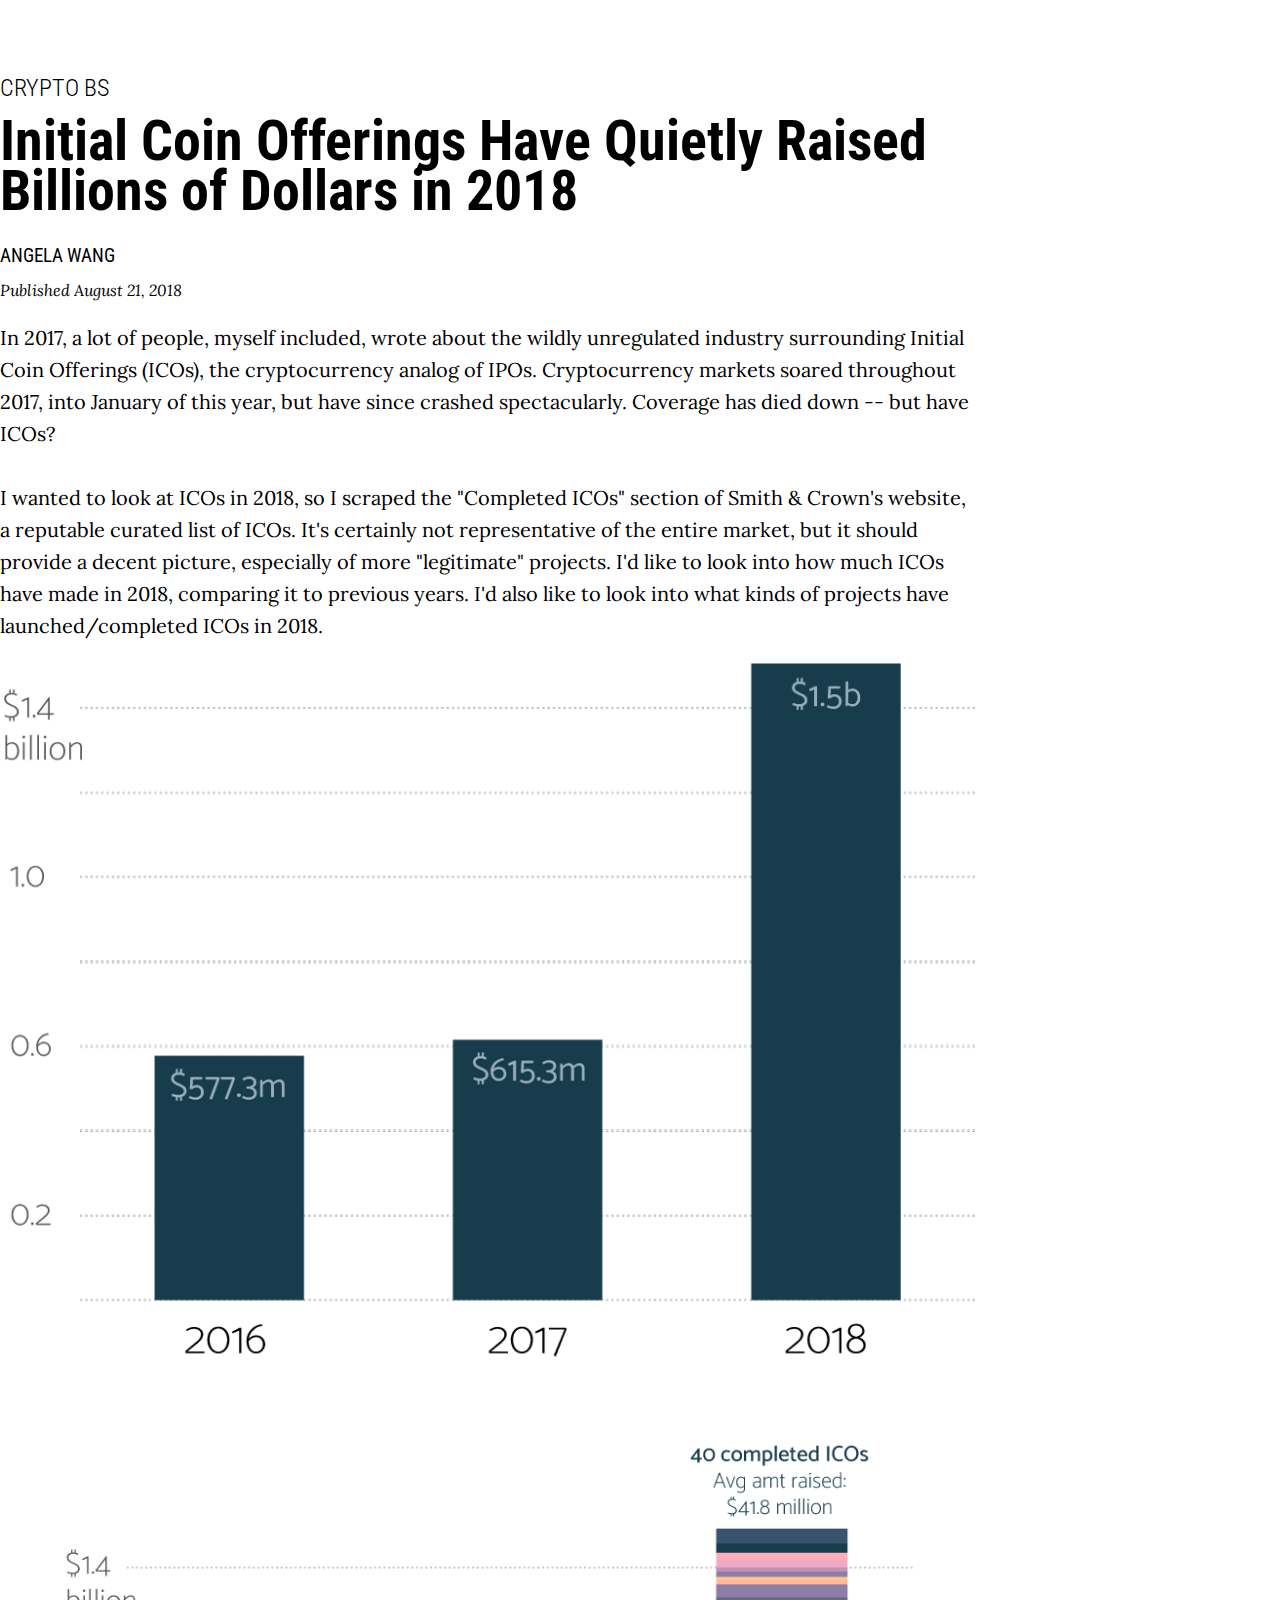
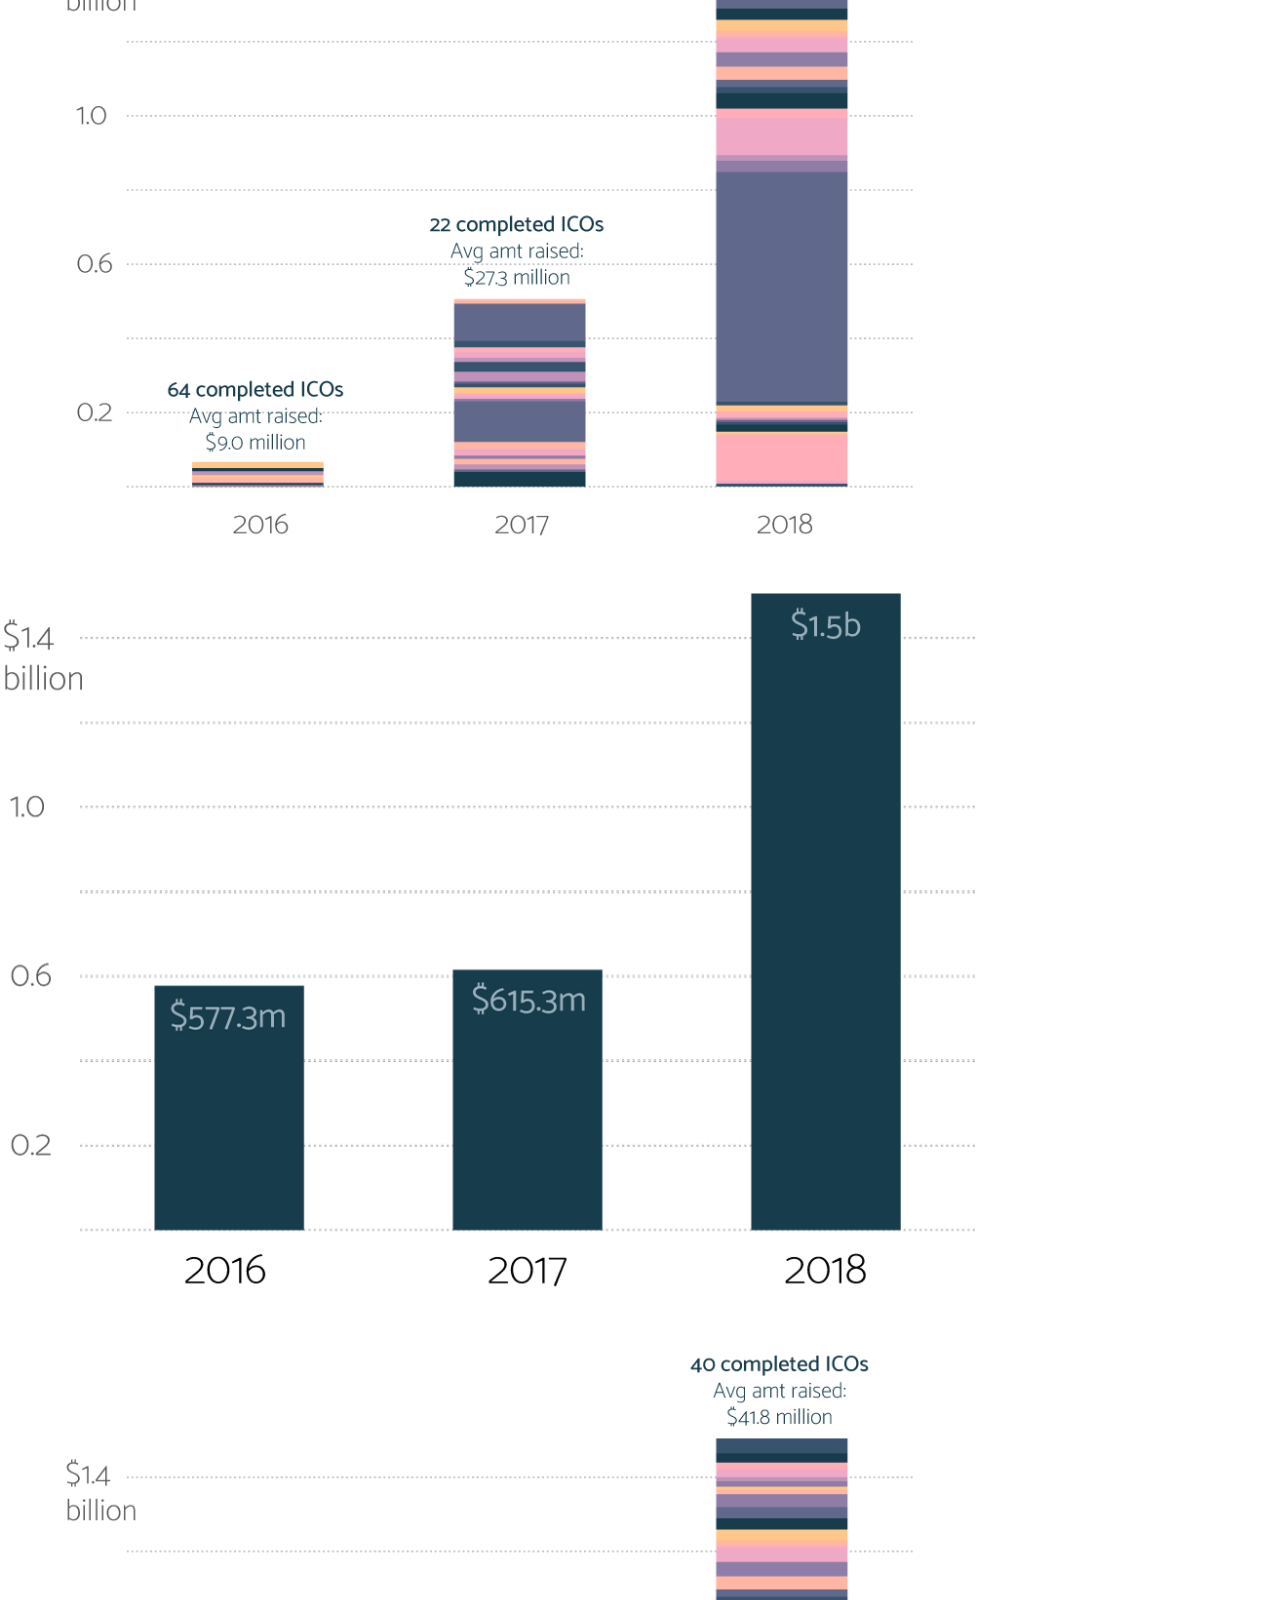
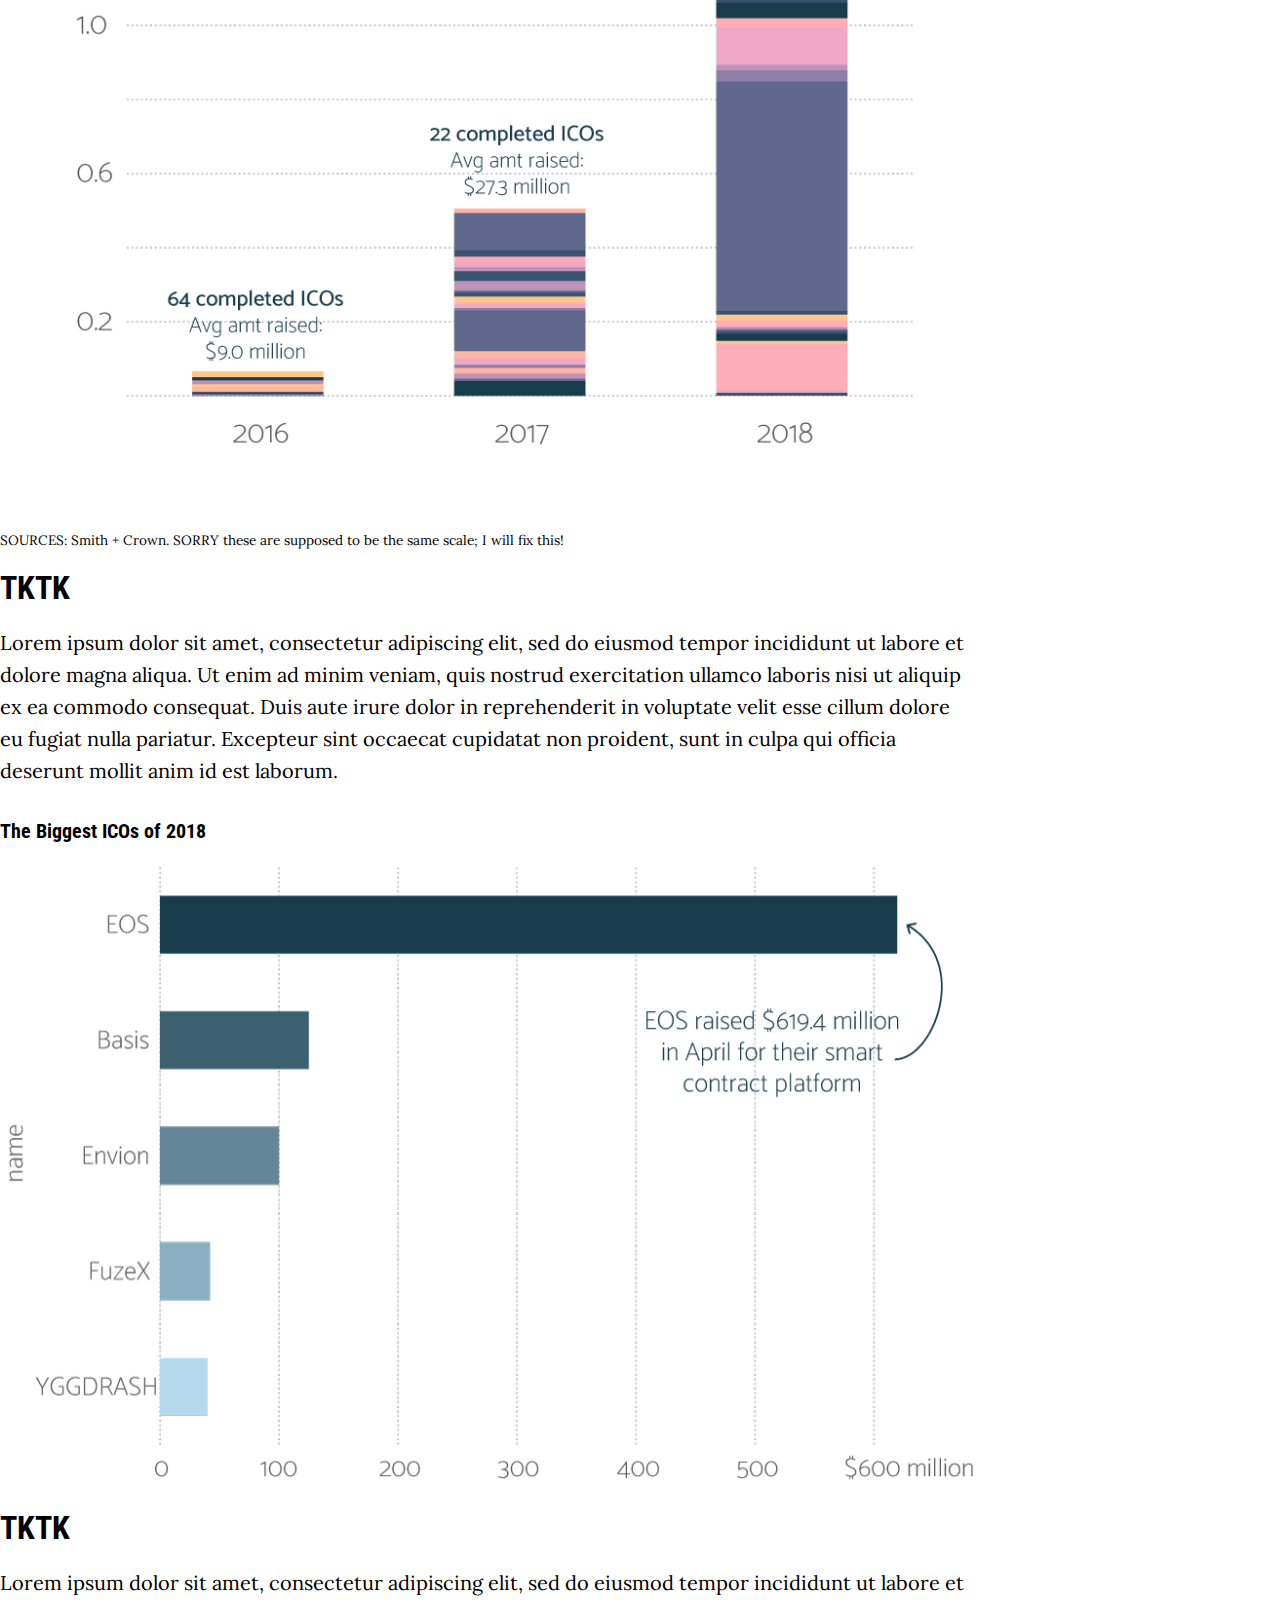
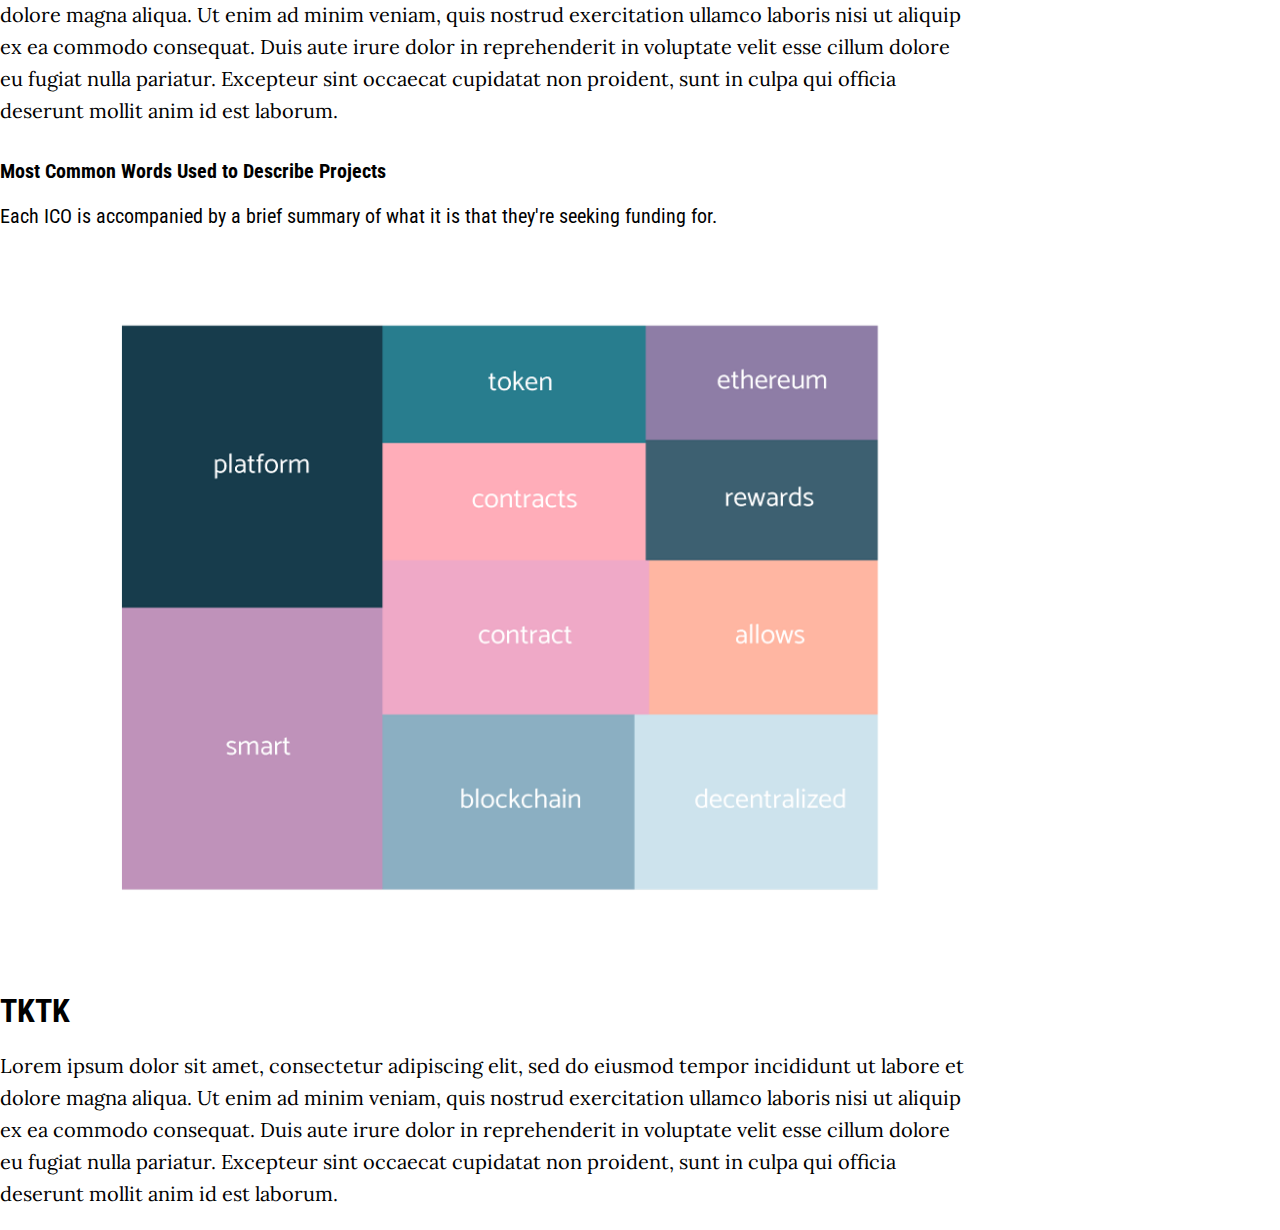
<file: ds-icos/index.html>
<!doctype html>
<html lang="en">
  <head>
    <!-- Required meta tags -->
    <meta charset="utf-8">
    <meta name="viewport" content="width=device-width, initial-scale=1, shrink-to-fit=no">
    <!-- Bootstrap CSS -->
    <link rel="stylesheet" href="https://stackpath.bootstrapcdn.com/bootstrap/4.1.1/css/bootstrap.min.css" integrity="sha384-WskhaSGFgHYWDcbwN70/dfYBj47jz9qbsMId/iRN3ewGhXQFZCSftd1LZCfmhktB" crossorigin="anonymous">
      
    <!-- Your CSS files -->
    <link rel="stylesheet" href="style/app.css">
    
    <!-- google fonts: Roboto Condensed(super-font) and Lora(sub-font) -->
    <link href="https://fonts.googleapis.com/css?family=Roboto+Condensed:300,400,700" rel="stylesheet">
    <link href="https://fonts.googleapis.com/css?family=Lora:400,400i,700" rel="stylesheet"> 
  
      
      
    <title>ICOs Project</title>
  </head>
    
  <body class="light-theme">
    <div class="container"><!-- start of the main container-->
        <div class="row justify-content-center"><!-- headline and intro -->
            <div class="col-lg-10 ">
                <p class="kicker super-font">Crypto BS</p>
                <h1 class="headline super-font">Initial Coin Offerings Have Quietly Raised Billions of Dollars in 2018</h1>
                <p class="credit super-font">Angela Wang</p>
                <p class="date sub-font">Published August 21, 2018</p>
                <p class="body-text sub-font">
                        In 2017, a lot of people, myself included, wrote about the wildly unregulated industry surrounding Initial Coin Offerings (ICOs), the cryptocurrency analog of IPOs. Cryptocurrency markets soared throughout 2017, into January of this year, but have since crashed spectacularly. Coverage has died down -- but have ICOs?<br><br>
                        I wanted to look at ICOs in 2018, so I scraped the "Completed ICOs" section of Smith & Crown's website, a reputable curated list of ICOs. It's certainly not representative of the entire market, but it should provide a decent picture, especially of more "legitimate" projects. I'd like to look into how much ICOs have made in 2018, comparing it to previous years. I'd also like to look into what kinds of projects have launched/completed ICOs in 2018.
            </div>
        </div>

<!-- start of two charts side by side -->
<div class="row justify-content-center"> <!-- labels/deszcriptions and three charts for mobile -->
    <div class="col-md-6 "><!-- left -->
        <p class="label-text super-font"></p>
        <img class="image d-md-none" src="style/images/icos_by_year_edited.png" alt="image description">

    </div>
    <div class="col-md-6 "><!-- center -->
        <p class="label-text super-font"></p>
        <img class="image d-md-none" src="style/images/icos_by_year_stacked_edited.png" alt="graph city pop changes">
    </div>
  

</div>
<!-- these are the image files repeated for desktop sizes -->
<div class="d-none d-md-block">
    <div class="row justify-content-center "> 
        <div class="col-md-6 "> <!--left -->
            <img class="image" src="style/images/icos_by_year_edited.png" alt="image description">
        </div>
        <div class="col-md-6 "><!-- center -->
            <img class="image" src="style/images/icos_by_year_stacked_edited.png" alt="image description">
        </div>
    </div>
</div>
<!-- this note is optional -->
<div class="row justify-content-center "> 
    <div class="col">
        <p class="note sub-font"><br>
        SOURCES: Smith + Crown. SORRY these are supposed to be the same scale; I will fix this!
        </p>
    </div>
</div>
<!-- end of two charts side by side -->


        <div class="row justify-content-center"><!-- headline and intro -->
            <div class="col-lg-10 ">
                <p class="subhead super-font">TKTK</p>
                <p class="body-text sub-font">
                        Lorem ipsum dolor sit amet, consectetur adipiscing elit, sed do eiusmod tempor incididunt ut labore et dolore magna aliqua. Ut enim ad minim veniam, quis nostrud exercitation ullamco laboris nisi ut aliquip ex ea commodo consequat. Duis aute irure dolor in reprehenderit in voluptate velit esse cillum dolore eu fugiat nulla pariatur. Excepteur sint occaecat cupidatat non proident, sunt in culpa qui officia deserunt mollit anim id est laborum.
                </p>
            </div>
        </div>
<!-- start of one size B image -->
<div class="row justify-content-center"> <!-- labels/deszcriptions and three charts for mobile -->
    <div class="col-md-10"><!-- left -->
        <p class="label super-font">The Biggest ICOs of 2018</p>
        <p class="label-text super-font"></p>
        <img class="image" src="style/images/biggest_icos_2018_edited.png" alt="image description">
        <p class="note sub-font">
        </p>
    </div>
</div>
<!-- end of one size B image -->      

    
<div class="row justify-content-center"><!-- headline and intro -->
    <div class="col-lg-10 ">
        <p class="subhead super-font">TKTK</p>
        <p class="body-text sub-font">
                Lorem ipsum dolor sit amet, consectetur adipiscing elit, sed do eiusmod tempor incididunt ut labore et dolore magna aliqua. Ut enim ad minim veniam, quis nostrud exercitation ullamco laboris nisi ut aliquip ex ea commodo consequat. Duis aute irure dolor in reprehenderit in voluptate velit esse cillum dolore eu fugiat nulla pariatur. Excepteur sint occaecat cupidatat non proident, sunt in culpa qui officia deserunt mollit anim id est laborum.
        </p>
    </div>
</div>

<!-- start of one size B image -->
<div class="row justify-content-center"> <!-- labels/deszcriptions and three charts for mobile -->
    <div class="col-md-10"><!-- left -->
        <p class="label super-font">Most Common Words Used to Describe Projects</p>
        <p class="label-text super-font">Each ICO is accompanied by a brief summary of what it is that they're seeking funding for.</p>
        <img class="image" src="style/images/freq_words_treemap2_edited.png" alt="image description">
        <p class="note sub-font">
        </p>
    </div>
</div>


<div class="row justify-content-center"><!-- headline and intro -->
    <div class="col-lg-10 ">
        <p class="subhead super-font">TKTK</p>
        <p class="body-text sub-font">
                Lorem ipsum dolor sit amet, consectetur adipiscing elit, sed do eiusmod tempor incididunt ut labore et dolore magna aliqua. Ut enim ad minim veniam, quis nostrud exercitation ullamco laboris nisi ut aliquip ex ea commodo consequat. Duis aute irure dolor in reprehenderit in voluptate velit esse cillum dolore eu fugiat nulla pariatur. Excepteur sint occaecat cupidatat non proident, sunt in culpa qui officia deserunt mollit anim id est laborum.
        </p>
    </div>
</div>
        
        
      </div><!-- end of the main container-->
   
        

      
      
    <!-- Optional JavaScript -->
    <!-- jQuery first, then Popper.js, then Bootstrap JS -->
    <script src="https://code.jquery.com/jquery-3.3.1.slim.min.js" integrity="sha384-q8i/X+965DzO0rT7abK41JStQIAqVgRVzpbzo5smXKp4YfRvH+8abtTE1Pi6jizo" crossorigin="anonymous"></script>
    <script src="https://cdnjs.cloudflare.com/ajax/libs/popper.js/1.14.3/umd/popper.min.js" integrity="sha384-ZMP7rVo3mIykV+2+9J3UJ46jBk0WLaUAdn689aCwoqbBJiSnjAK/l8WvCWPIPm49" crossorigin="anonymous"></script>
    <script src="https://stackpath.bootstrapcdn.com/bootstrap/4.1.1/js/bootstrap.min.js" integrity="sha384-smHYKdLADwkXOn1EmN1qk/HfnUcbVRZyYmZ4qpPea6sjB/pTJ0euyQp0Mk8ck+5T" crossorigin="anonymous"></script>
  </body>
</html>
</file>
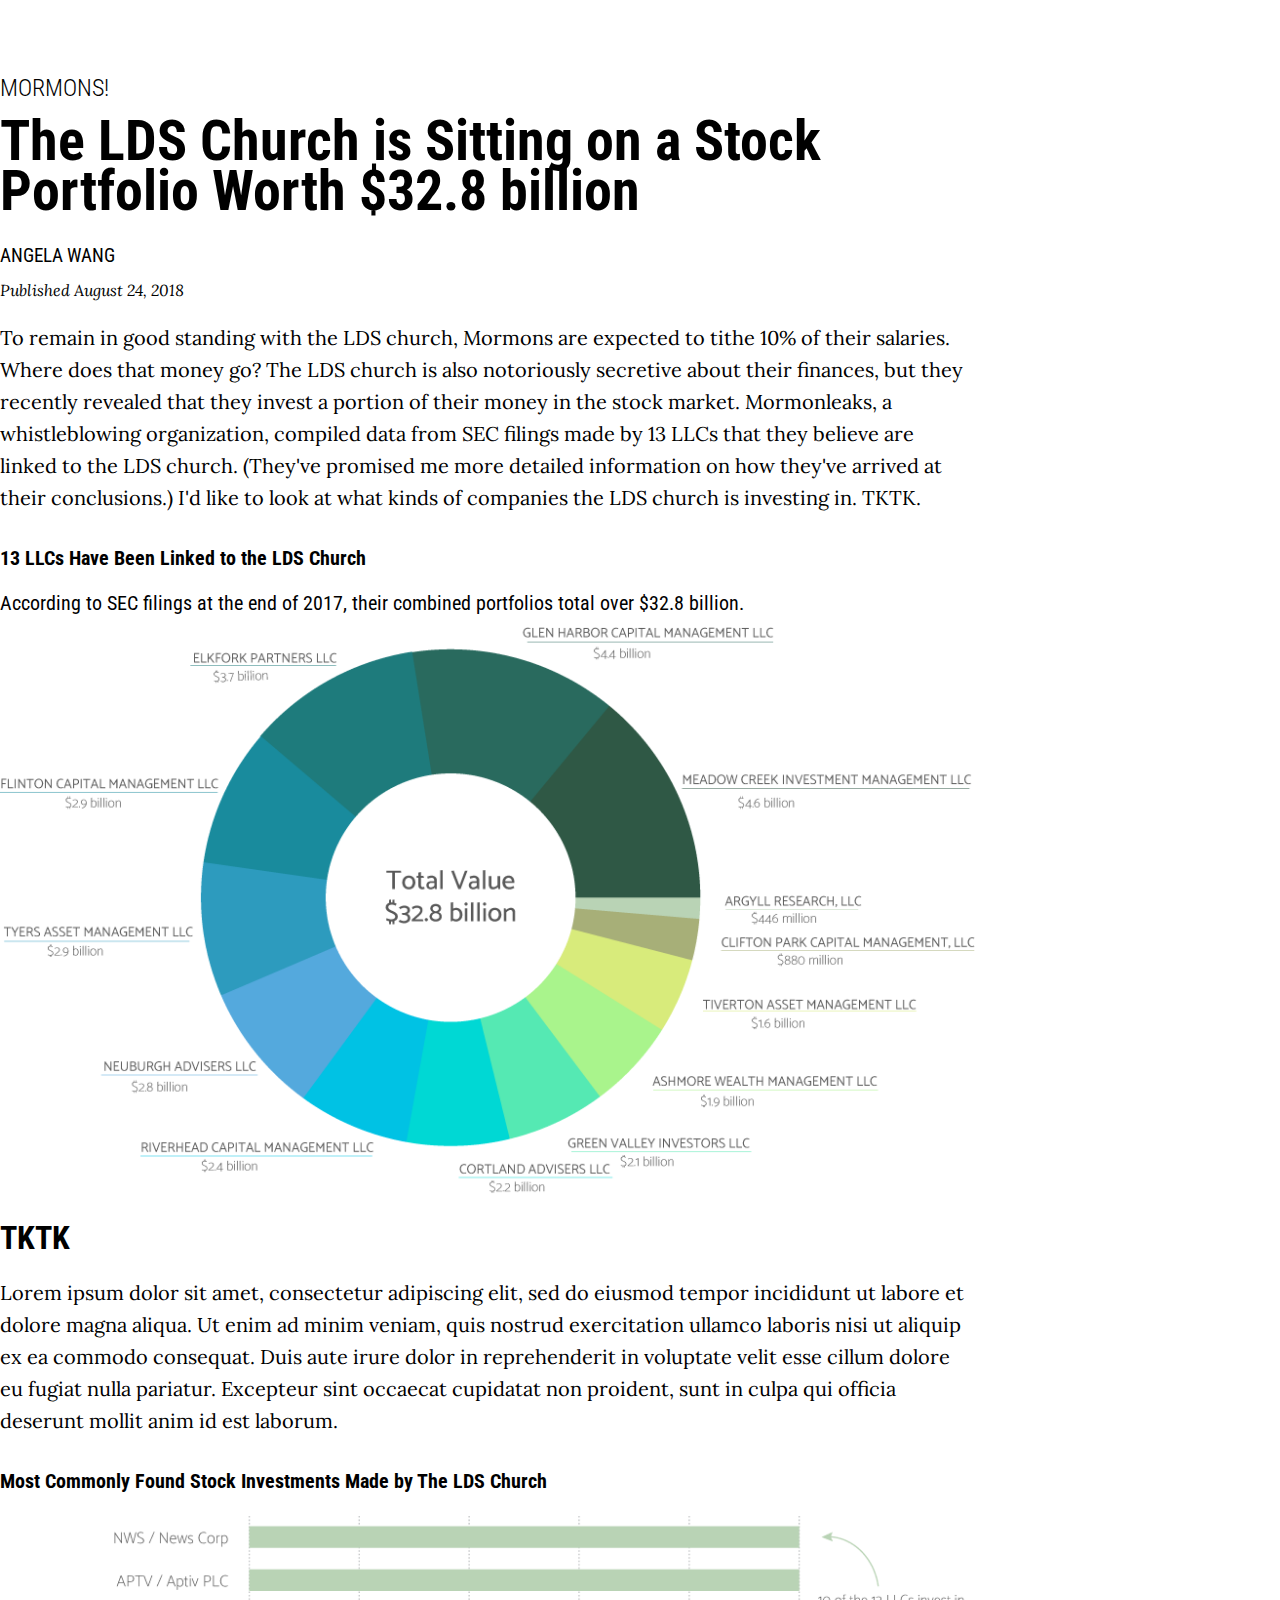
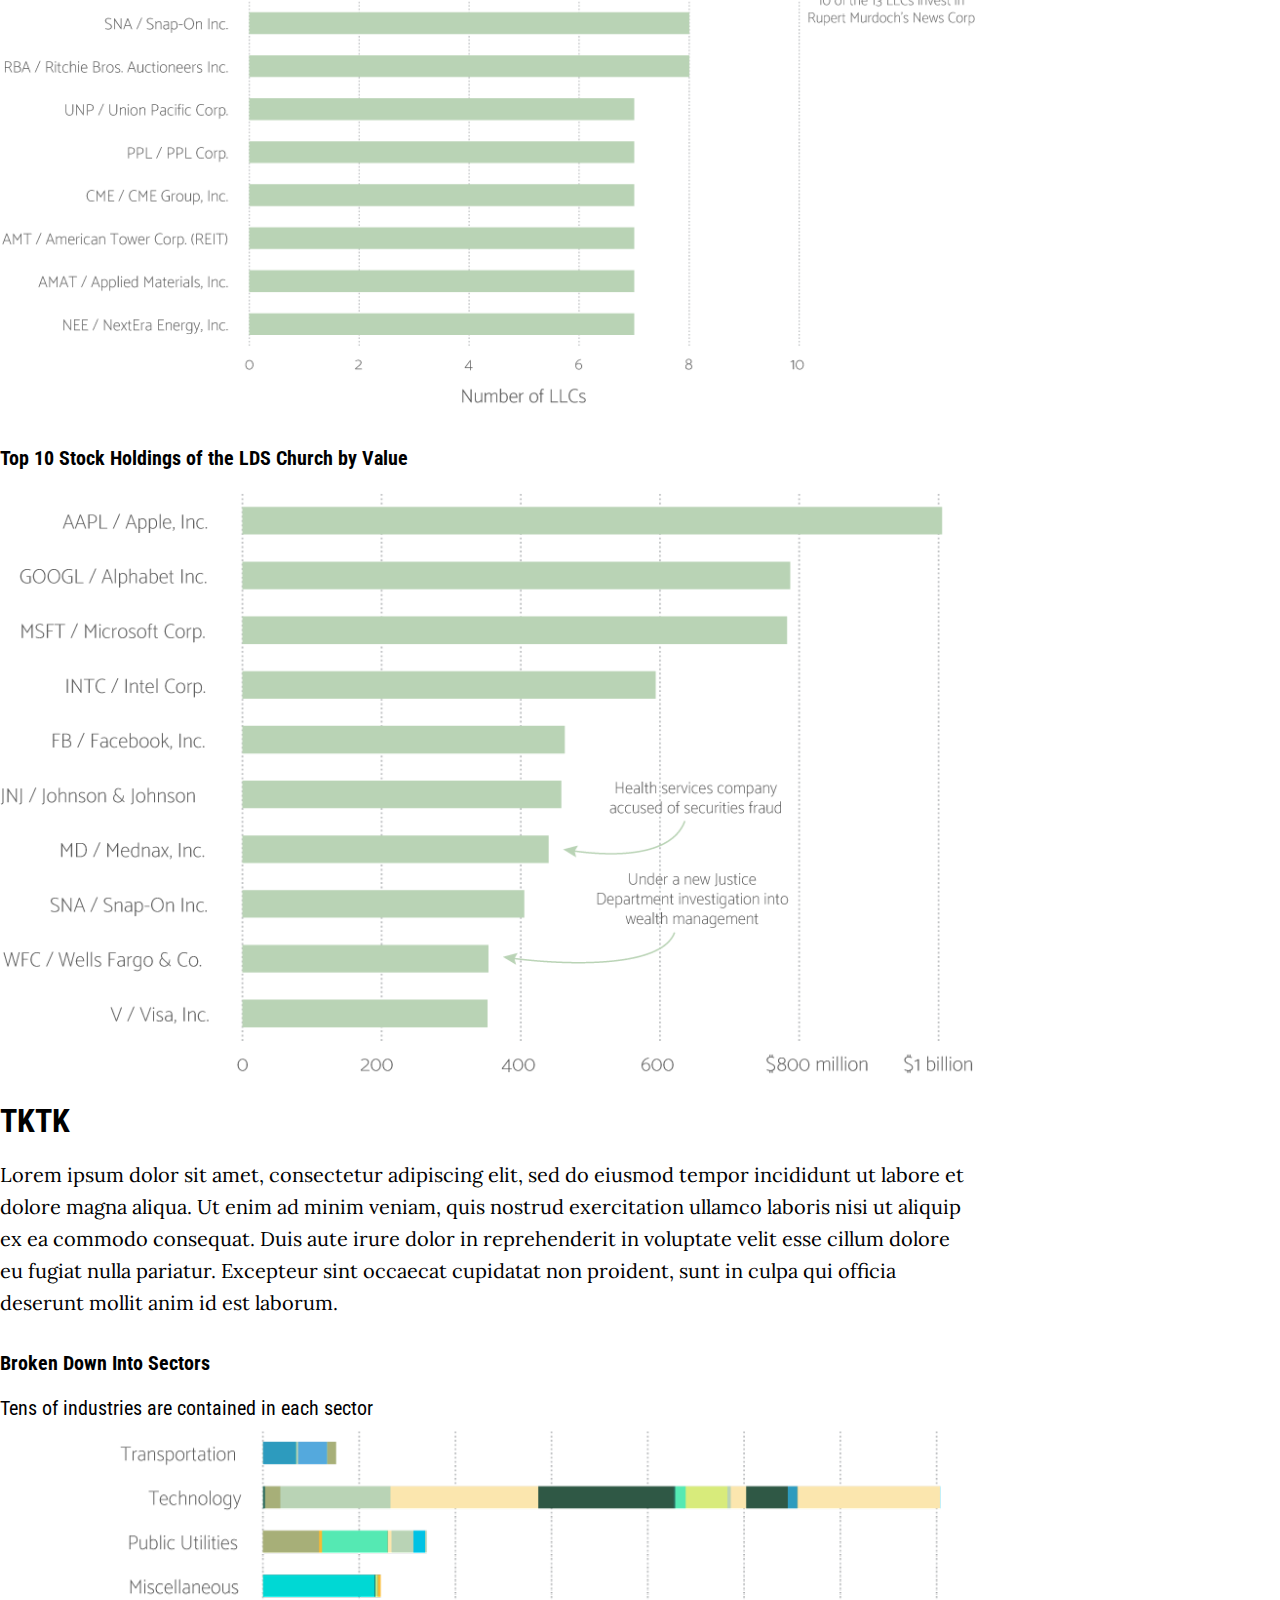
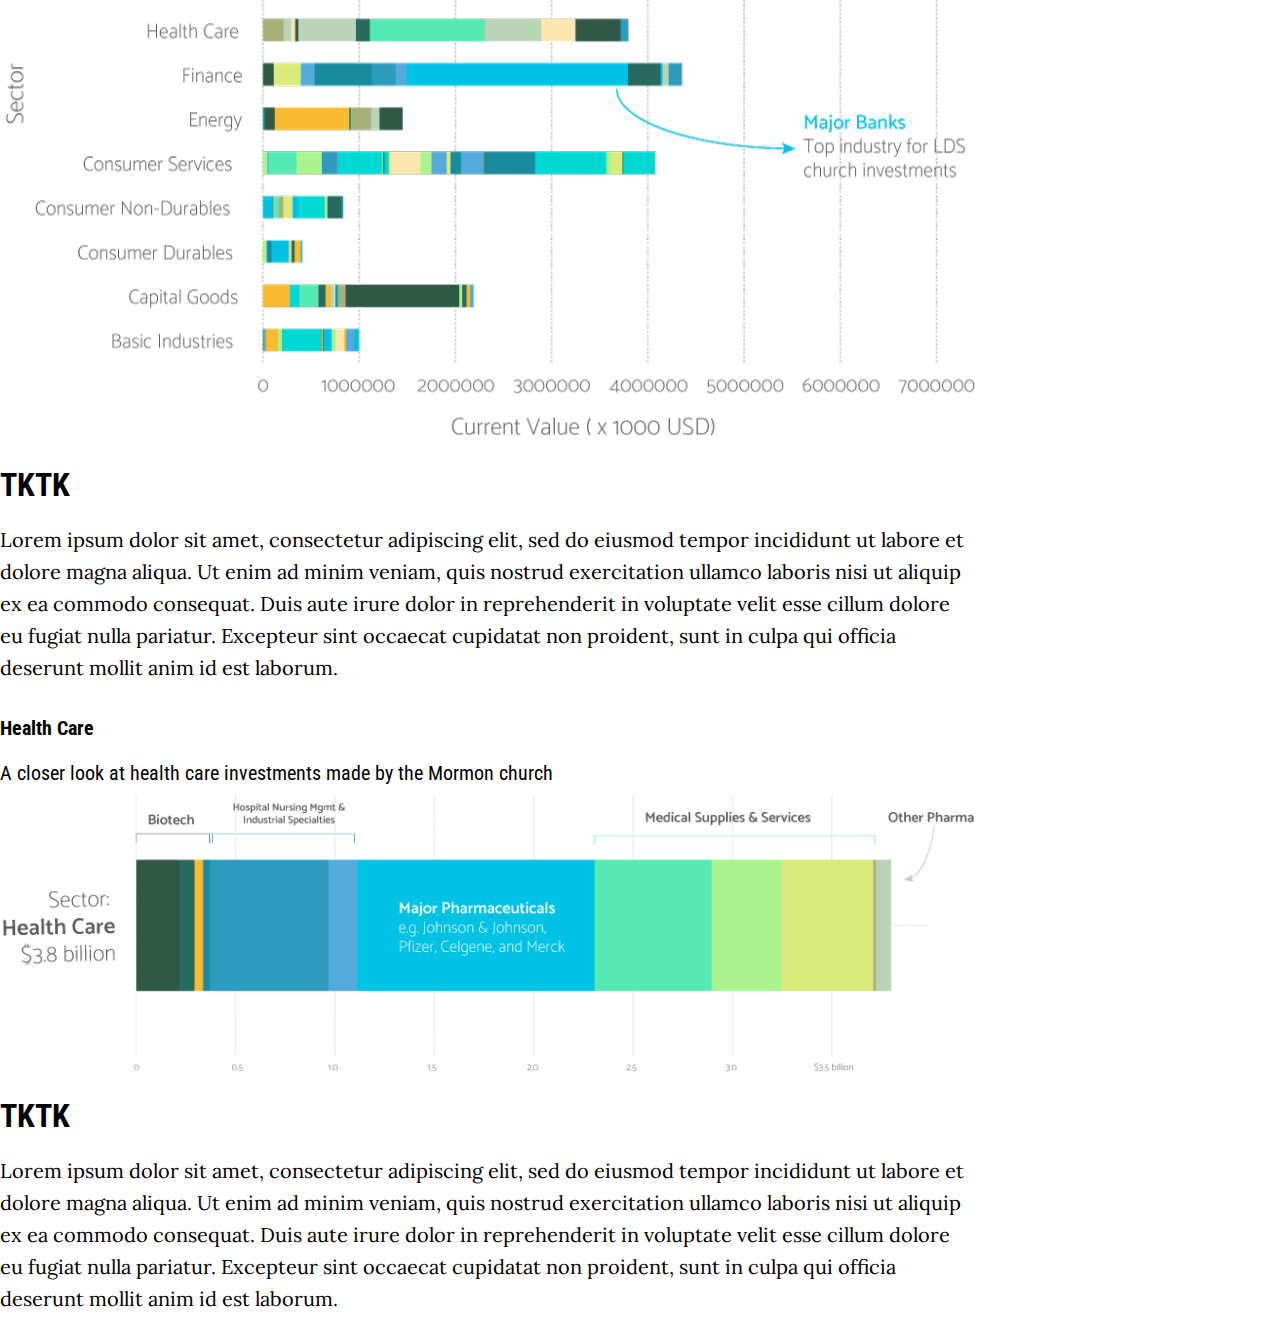
<file: ds-lds-stocks/index.html>
<!doctype html>
<html lang="en">
  <head>
    <!-- Required meta tags -->
    <meta charset="utf-8">
    <meta name="viewport" content="width=device-width, initial-scale=1, shrink-to-fit=no">
    <!-- Bootstrap CSS -->
    <link rel="stylesheet" href="https://stackpath.bootstrapcdn.com/bootstrap/4.1.1/css/bootstrap.min.css" integrity="sha384-WskhaSGFgHYWDcbwN70/dfYBj47jz9qbsMId/iRN3ewGhXQFZCSftd1LZCfmhktB" crossorigin="anonymous">
      
    <!-- Your CSS files -->
    <link rel="stylesheet" href="style/app.css">
    
    <!-- google fonts: Roboto Condensed(super-font) and Lora(sub-font) -->
    <link href="https://fonts.googleapis.com/css?family=Roboto+Condensed:300,400,700" rel="stylesheet">
    <link href="https://fonts.googleapis.com/css?family=Lora:400,400i,700" rel="stylesheet"> 
  
      
      
    <title>LDS Church Stock Investments Project</title>
  </head>
    
  <body class="light-theme">
    <div class="container"><!-- start of the main container-->
        <div class="row justify-content-center"><!-- headline and intro -->
            <div class="col-lg-10 ">
                <p class="kicker super-font">Mormons!</p>
                <h1 class="headline super-font">The LDS Church is Sitting on a Stock Portfolio Worth $32.8 billion</h1>
                <p class="credit super-font">Angela Wang</p>
                <p class="date sub-font">Published August 24, 2018</p>
                <p class="body-text sub-font">
                    To remain in good standing with the LDS church, Mormons are expected to tithe 10% of their salaries. Where does that money go? The LDS church is also notoriously secretive about their finances, but they recently revealed that they invest a portion of their money in the stock market.
                    Mormonleaks, a whistleblowing organization, compiled data from SEC filings made by 13 LLCs that they believe are linked to the LDS church. (They've promised me more detailed information on how they've arrived at their conclusions.) I'd like to look at what kinds of companies the LDS church is investing in. TKTK.
            </div>
        </div>

<!-- start of one size B image -->
<div class="row justify-content-center"> <!-- labels/deszcriptions and three charts for mobile -->
    <div class="col-md-10"><!-- left -->
        <p class="label super-font">13 LLCs Have Been Linked to the LDS Church</p>
        <p class="label-text super-font">According to SEC filings at the end of 2017, their combined portfolios total over $32.8 billion.</p>
        <img class="image" src="style/images/overall_value_pie_edited2_light.png" alt="image description">
        <p class="note sub-font">
        </p>
    </div>
</div>
<!-- end of one size B image --> 


        <div class="row justify-content-center"><!-- headline and intro -->
            <div class="col-lg-10 ">
                <p class="subhead super-font">TKTK</p>
                <p class="body-text sub-font">
                        Lorem ipsum dolor sit amet, consectetur adipiscing elit, sed do eiusmod tempor incididunt ut labore et dolore magna aliqua. Ut enim ad minim veniam, quis nostrud exercitation ullamco laboris nisi ut aliquip ex ea commodo consequat. Duis aute irure dolor in reprehenderit in voluptate velit esse cillum dolore eu fugiat nulla pariatur. Excepteur sint occaecat cupidatat non proident, sunt in culpa qui officia deserunt mollit anim id est laborum.
                </p>
            </div>
        </div>
<!-- start of one size B image -->
<div class="row justify-content-center"> <!-- labels/deszcriptions and three charts for mobile -->
    <div class="col-md-10"><!-- left -->
        <p class="label super-font">Most Commonly Found Stock Investments Made by The LDS Church</p>
        <p class="label-text super-font"></p>
        <img class="image" src="style/images/most_common_edited_2_notitle.png" alt="image description">
        <p class="note sub-font">
        </p>
    </div>
</div>
<!-- end of one size B image -->      

<!-- start of one size B image -->
<div class="row justify-content-center"> <!-- labels/deszcriptions and three charts for mobile -->
    <div class="col-md-10"><!-- left -->
        <p class="label super-font">Top 10 Stock Holdings of the LDS Church by Value</p>
        <p class="label-text super-font"></p>
        <img class="image" src="style/images/top10holdings_edited_2_notitle.png" alt="image description">
        <p class="note sub-font">
        </p>
    </div>
</div>
<!-- end of one size B image -->     
<div class="row justify-content-center"><!-- headline and intro -->
    <div class="col-lg-10 ">
        <p class="subhead super-font">TKTK</p>
        <p class="body-text sub-font">
                Lorem ipsum dolor sit amet, consectetur adipiscing elit, sed do eiusmod tempor incididunt ut labore et dolore magna aliqua. Ut enim ad minim veniam, quis nostrud exercitation ullamco laboris nisi ut aliquip ex ea commodo consequat. Duis aute irure dolor in reprehenderit in voluptate velit esse cillum dolore eu fugiat nulla pariatur. Excepteur sint occaecat cupidatat non proident, sunt in culpa qui officia deserunt mollit anim id est laborum.
        </p>
    </div>
</div>

<!-- start of one size B image -->
<div class="row justify-content-center"> <!-- labels/deszcriptions and three charts for mobile -->
    <div class="col-md-10"><!-- left -->
        <p class="label super-font">Broken Down Into Sectors</p>
        <p class="label-text super-font">Tens of industries are contained in each sector</p>
        <img class="image" src="style/images/stacked_industry_chaos_edited2.png" alt="image description">
        <p class="note sub-font">
        </p>
    </div>
</div>

<div class="row justify-content-center"><!-- headline and intro -->
    <div class="col-lg-10 ">
        <p class="subhead super-font">TKTK</p>
        <p class="body-text sub-font">
                Lorem ipsum dolor sit amet, consectetur adipiscing elit, sed do eiusmod tempor incididunt ut labore et dolore magna aliqua. Ut enim ad minim veniam, quis nostrud exercitation ullamco laboris nisi ut aliquip ex ea commodo consequat. Duis aute irure dolor in reprehenderit in voluptate velit esse cillum dolore eu fugiat nulla pariatur. Excepteur sint occaecat cupidatat non proident, sunt in culpa qui officia deserunt mollit anim id est laborum.
        </p>
    </div>
</div>

<!-- start of one size B image -->
<div class="row justify-content-center"> <!-- labels/deszcriptions and three charts for mobile -->
    <div class="col-md-10"><!-- left -->
        <p class="label super-font">Health Care</p>
        <p class="label-text super-font">A closer look at health care investments made by the Mormon church</p>
        <img class="image" src="style/images/stacked_industry_chaos_health_edited.png" alt="image description">
        <p class="note sub-font">
        </p>
    </div>
</div>


<div class="row justify-content-center"><!-- headline and intro -->
    <div class="col-lg-10 ">
        <p class="subhead super-font">TKTK</p>
        <p class="body-text sub-font">
                Lorem ipsum dolor sit amet, consectetur adipiscing elit, sed do eiusmod tempor incididunt ut labore et dolore magna aliqua. Ut enim ad minim veniam, quis nostrud exercitation ullamco laboris nisi ut aliquip ex ea commodo consequat. Duis aute irure dolor in reprehenderit in voluptate velit esse cillum dolore eu fugiat nulla pariatur. Excepteur sint occaecat cupidatat non proident, sunt in culpa qui officia deserunt mollit anim id est laborum.
        </p>
    </div>
</div>
        
        
      </div><!-- end of the main container-->
   
        

      
      
    <!-- Optional JavaScript -->
    <!-- jQuery first, then Popper.js, then Bootstrap JS -->
    <script src="https://code.jquery.com/jquery-3.3.1.slim.min.js" integrity="sha384-q8i/X+965DzO0rT7abK41JStQIAqVgRVzpbzo5smXKp4YfRvH+8abtTE1Pi6jizo" crossorigin="anonymous"></script>
    <script src="https://cdnjs.cloudflare.com/ajax/libs/popper.js/1.14.3/umd/popper.min.js" integrity="sha384-ZMP7rVo3mIykV+2+9J3UJ46jBk0WLaUAdn689aCwoqbBJiSnjAK/l8WvCWPIPm49" crossorigin="anonymous"></script>
    <script src="https://stackpath.bootstrapcdn.com/bootstrap/4.1.1/js/bootstrap.min.js" integrity="sha384-smHYKdLADwkXOn1EmN1qk/HfnUcbVRZyYmZ4qpPea6sjB/pTJ0euyQp0Mk8ck+5T" crossorigin="anonymous"></script>
  </body>
</html>
</file>
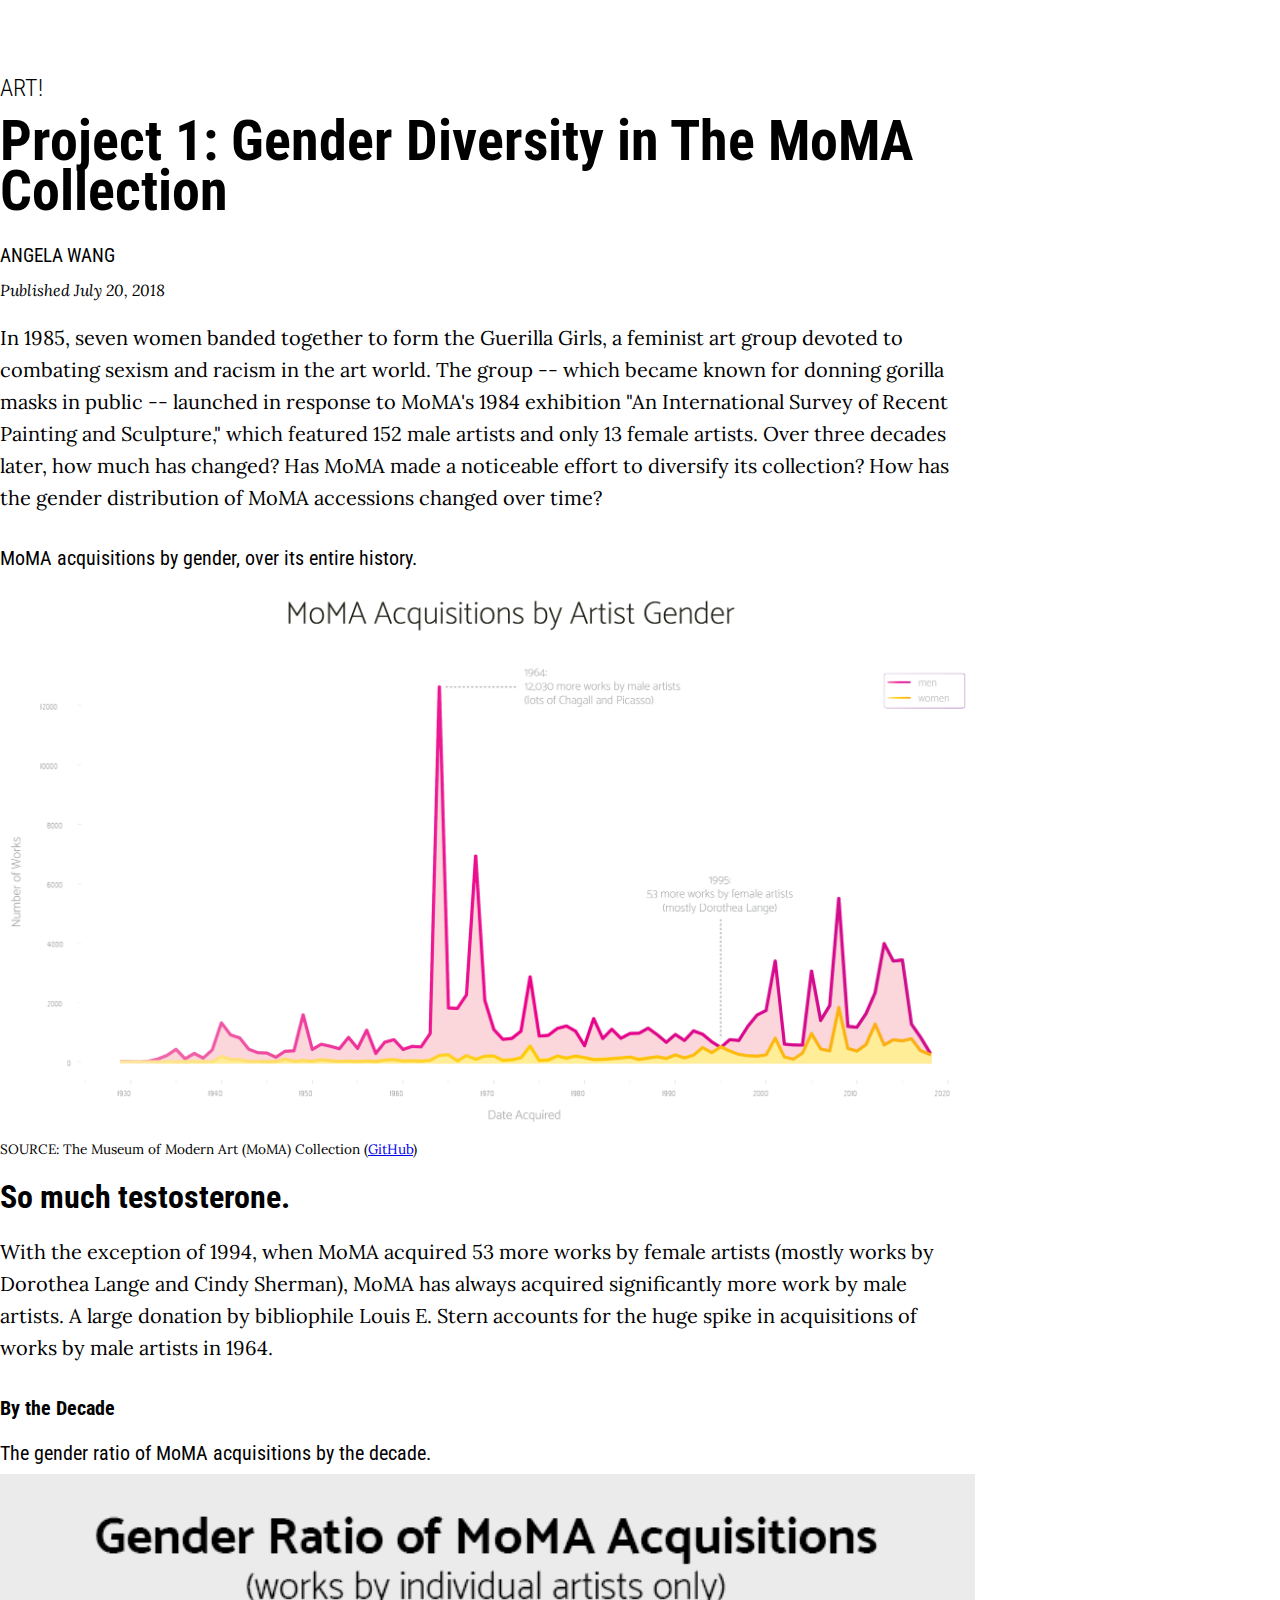
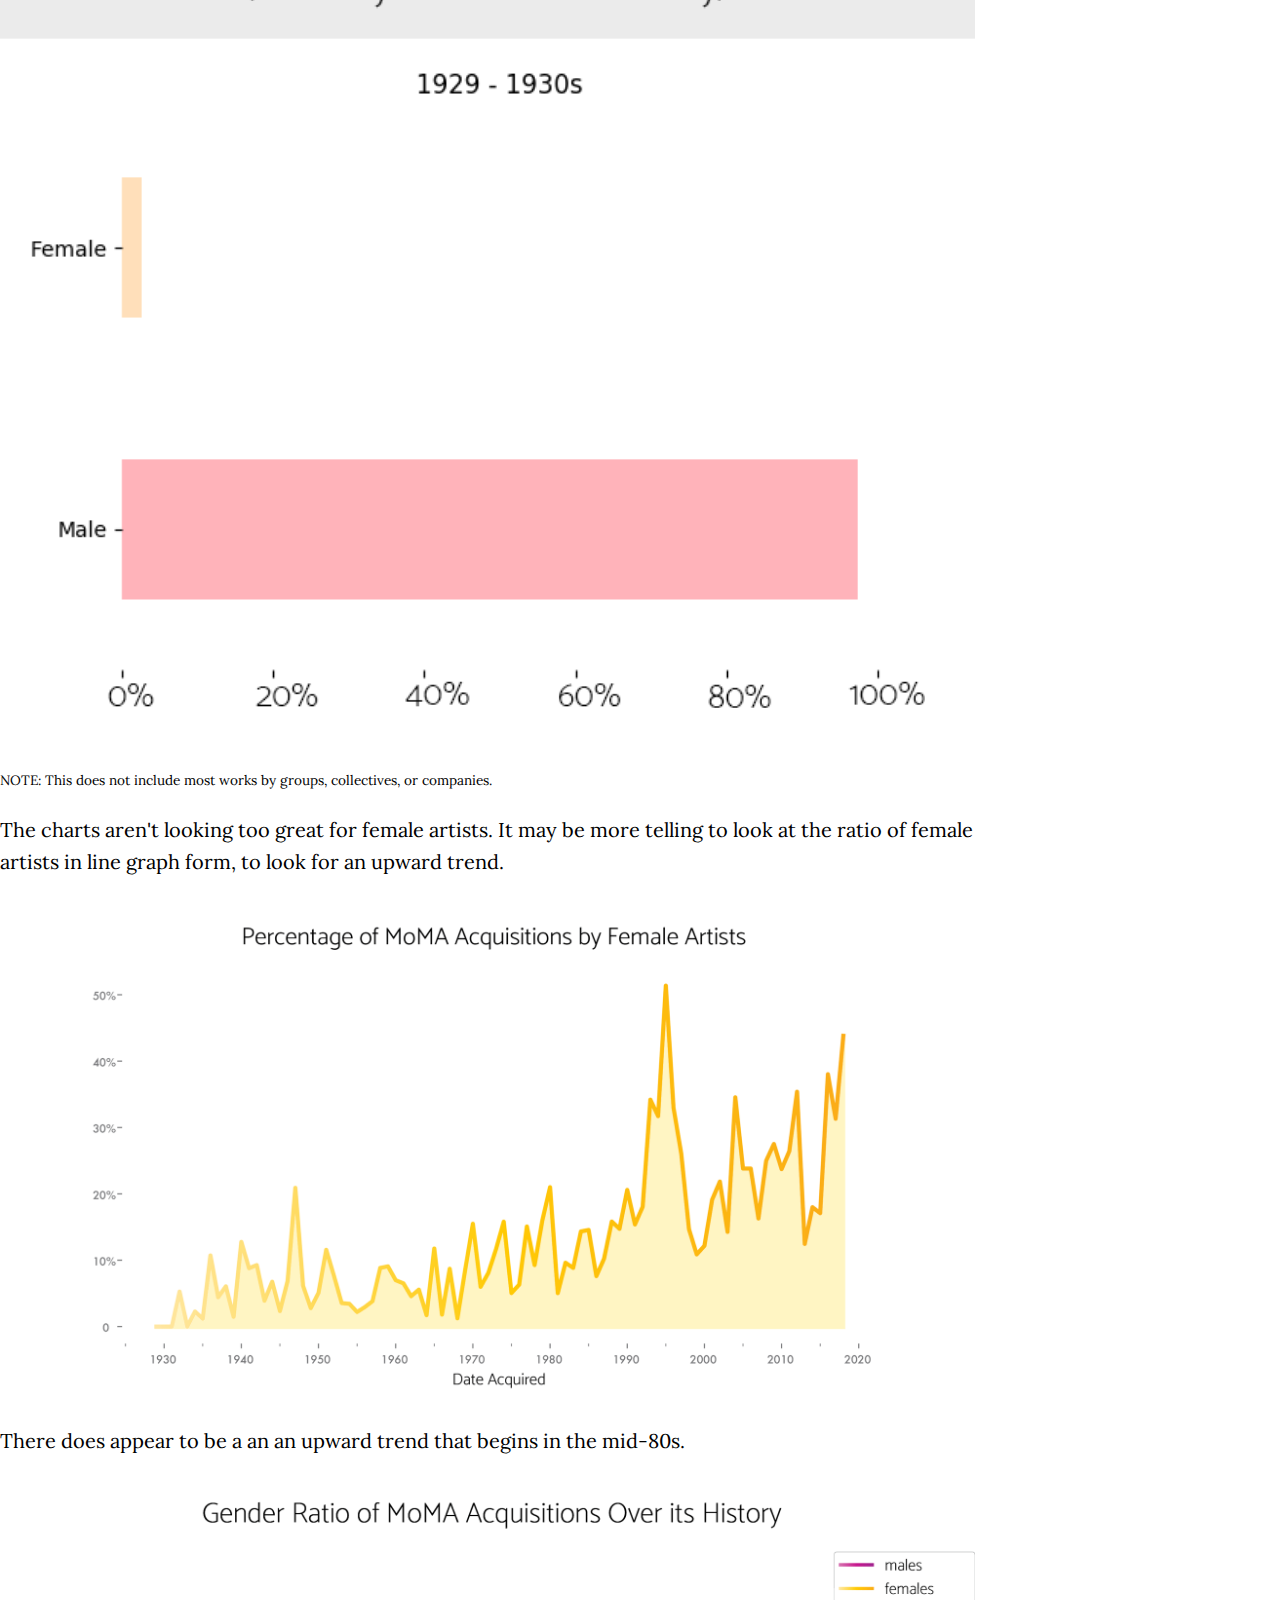
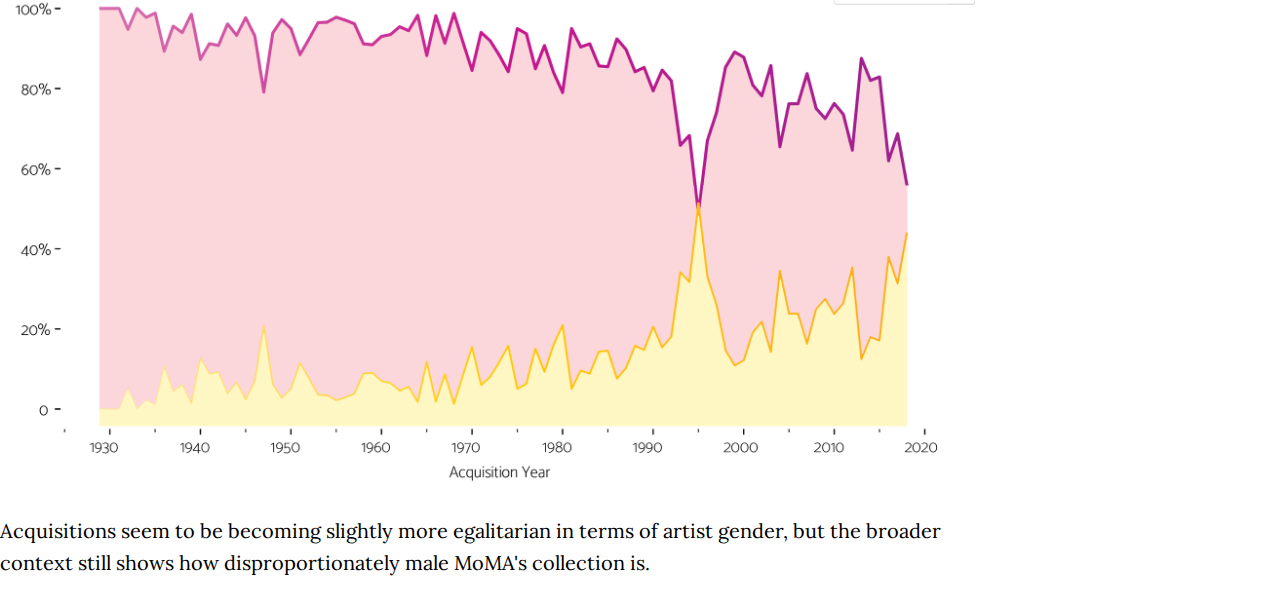
<file: ds-moma/index.html>
<!doctype html>
<html lang="en">
  <head>
    <!-- Required meta tags -->
    <meta charset="utf-8">
    <meta name="viewport" content="width=device-width, initial-scale=1, shrink-to-fit=no">
    <!-- Bootstrap CSS -->
    <link rel="stylesheet" href="https://stackpath.bootstrapcdn.com/bootstrap/4.1.1/css/bootstrap.min.css" integrity="sha384-WskhaSGFgHYWDcbwN70/dfYBj47jz9qbsMId/iRN3ewGhXQFZCSftd1LZCfmhktB" crossorigin="anonymous">
      
    <!-- Your CSS files -->
    <link rel="stylesheet" href="style/app.css">
    
    <!-- google fonts: Roboto Condensed(super-font) and Lora(sub-font) -->
    <link href="https://fonts.googleapis.com/css?family=Roboto+Condensed:300,400,700" rel="stylesheet">
    <link href="https://fonts.googleapis.com/css?family=Lora:400,400i,700" rel="stylesheet"> 
  
      
      
    <title>MoMA Project</title>
  </head>
    
  <body class="light-theme">
    <div class="container"><!-- start of the main container-->
        <div class="row justify-content-center"><!-- headline and intro -->
            <div class="col-lg-10 ">
                <p class="kicker super-font">ART!</p>
                <h1 class="headline super-font">Project 1: Gender Diversity in The MoMA Collection</h1>
                <p class="credit super-font">Angela Wang</p>
                <p class="date sub-font">Published July 20, 2018</p>
                <p class="body-text sub-font">
                    In 1985, seven women banded together to form the Guerilla Girls, a feminist art group devoted to combating sexism and racism in the art world. The group -- which became known for donning gorilla masks in public -- launched in response to MoMA's 1984 exhibition "An International Survey of Recent Painting and Sculpture," which featured 152 male artists and only 13 female artists. Over three decades later, how much has changed? Has MoMA made a noticeable effort to diversify its collection? How has the gender distribution of MoMA accessions changed over time?
                </p>
            </div>
        </div>
        
<!-- start of one size B image -->
<div class="row justify-content-center"> <!-- labels/deszcriptions and three charts for mobile -->
    <div class="col-md-10"><!-- left -->
        <p class="label super-font"></p>
        <p class="label-text super-font">MoMA acquisitions by gender, over its entire history.</p>
        <img class="image" src="style/images/moma-gender-line-plot-edited2.png" alt="image description">
        <p class="note sub-font">
        SOURCE: The Museum of Modern Art (MoMA) Collection (<a href=https://github.com/MuseumofModernArt/collection>GitHub</a>)
        </p>
    </div>
</div>
<!-- end of one size B image -->        
        

        <div class="row justify-content-center"><!-- headline and intro -->
            <div class="col-lg-10 ">
                <p class="subhead super-font">So much testosterone.</p>
                <p class="body-text sub-font">
                With the exception of 1994, when MoMA acquired 53 more works by female artists (mostly works by Dorothea Lange and Cindy Sherman), MoMA has always acquired significantly more work by male artists. 
                A large donation by bibliophile Louis E. Stern accounts for the huge spike in acquisitions of works by male artists in 1964. 
                </p>
            </div>
        </div>


<!-- start of one size B image -->
<div class="row justify-content-center"> <!-- labels/deszcriptions and three charts for mobile -->
    <div class="col-md-10"><!-- left -->
        <p class="label super-font">By the Decade</p>
        <p class="label-text super-font">The gender ratio of MoMA acquisitions by the decade. </p>
        <img class="image" src="style/images/moma_gender_animation_2.gif" alt="image description">
        <p class="note sub-font">NOTE: This does not include most works by groups, collectives, or companies. <br>
        </p>
    </div>
</div>
<!-- end of one size B image -->    

        <div class="row justify-content-center"><!-- headline and intro -->
            <div class="col-lg-10 ">
                <p class="body-text sub-font">
                The charts aren't looking too great for female artists. It may be more telling to look at the ratio of female artists in line graph form, to look for an upward trend.
                </p>
            </div>
        </div>


<!-- start of one size B image -->
<div class="row justify-content-center"> <!-- labels/deszcriptions and three charts for mobile -->
    <div class="col-md-10"><!-- left -->
        <p class="label super-font"></p>
        <p class="label-text super-font"> </p>
        <img class="image" src="style/images/moma-female-line-plot_edited.png" alt="image description">
        <p class="note sub-font">
        </p>
    </div>
</div>
<!-- end of one size B image -->      
        <div class="col-lg-10 ">
            <p class="body-text sub-font">
            There does appear to be a an an upward trend that begins in the mid-80s.
            </p>
        </div>

        <div class="row justify-content-center"> <!-- labels/deszcriptions and three charts for mobile -->
            <div class="col-md-10"><!-- left -->
                <img class="image" src="style/images/moma-gender-ratio-line-plot_edited.png" alt="image description">
                <p class="note sub-font">
                </p>
            </div>
        </div>  
    
        <div class="col-lg-10 ">
                <p class="body-text sub-font">
                Acquisitions seem to be becoming slightly more egalitarian in terms of artist gender, but the broader context still shows how disproportionately male MoMA's collection is.
                </p>
            </div>
        
        
        
        
      </div><!-- end of the main container-->
   
        

      
      
    <!-- Optional JavaScript -->
    <!-- jQuery first, then Popper.js, then Bootstrap JS -->
    <script src="https://code.jquery.com/jquery-3.3.1.slim.min.js" integrity="sha384-q8i/X+965DzO0rT7abK41JStQIAqVgRVzpbzo5smXKp4YfRvH+8abtTE1Pi6jizo" crossorigin="anonymous"></script>
    <script src="https://cdnjs.cloudflare.com/ajax/libs/popper.js/1.14.3/umd/popper.min.js" integrity="sha384-ZMP7rVo3mIykV+2+9J3UJ46jBk0WLaUAdn689aCwoqbBJiSnjAK/l8WvCWPIPm49" crossorigin="anonymous"></script>
    <script src="https://stackpath.bootstrapcdn.com/bootstrap/4.1.1/js/bootstrap.min.js" integrity="sha384-smHYKdLADwkXOn1EmN1qk/HfnUcbVRZyYmZ4qpPea6sjB/pTJ0euyQp0Mk8ck+5T" crossorigin="anonymous"></script>
  </body>
</html>
</file>
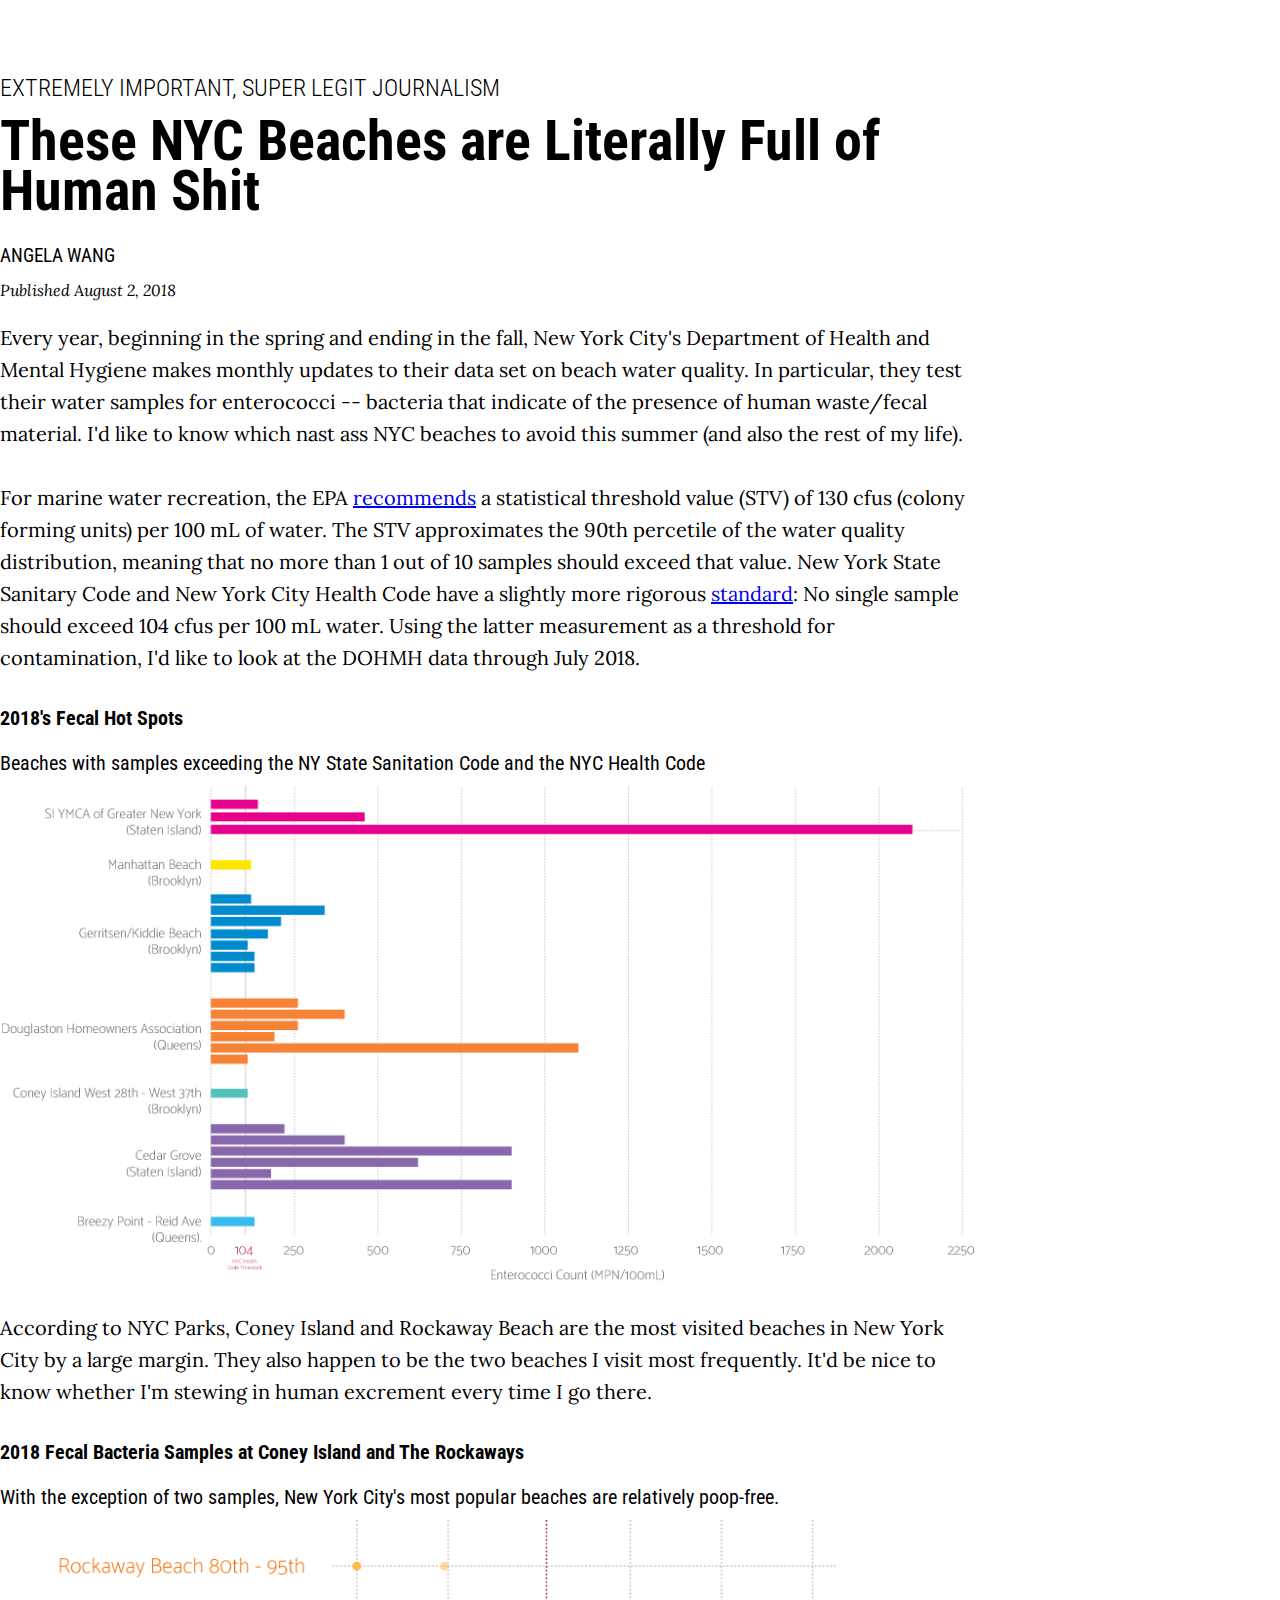
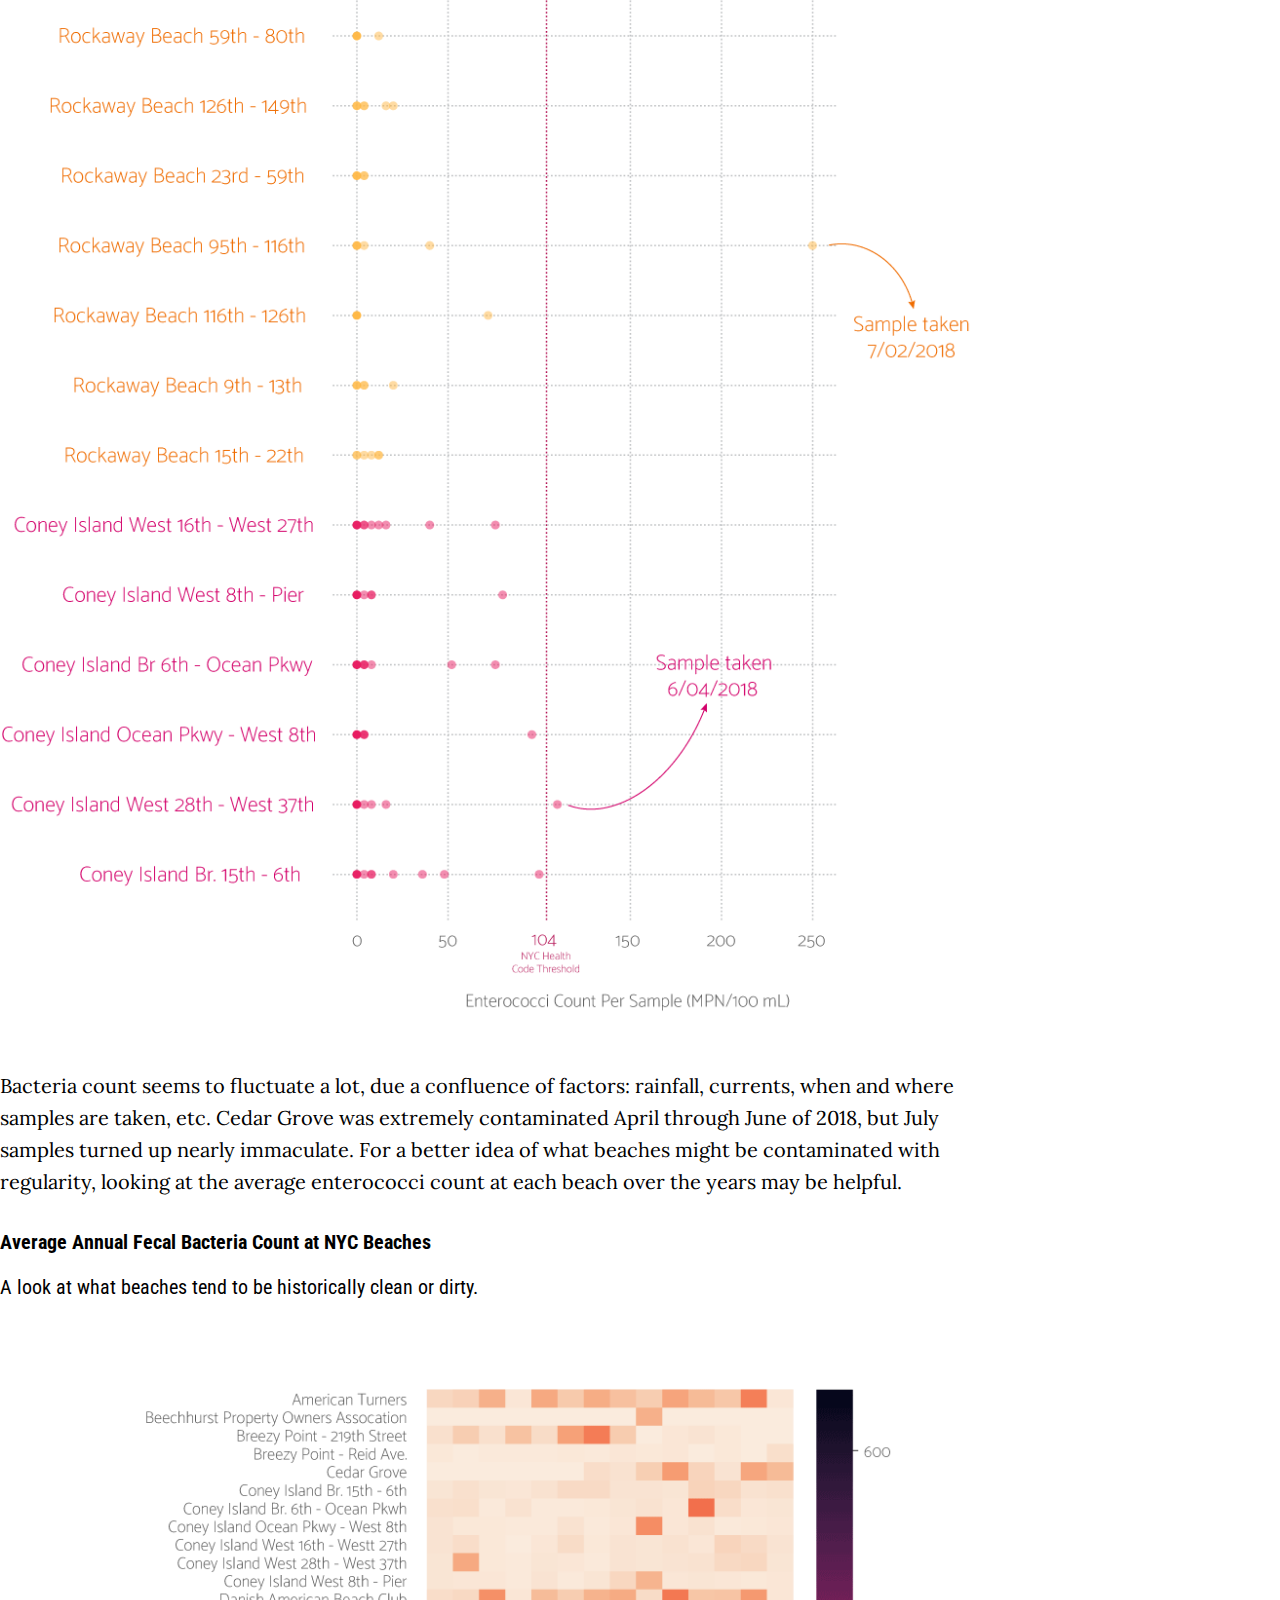
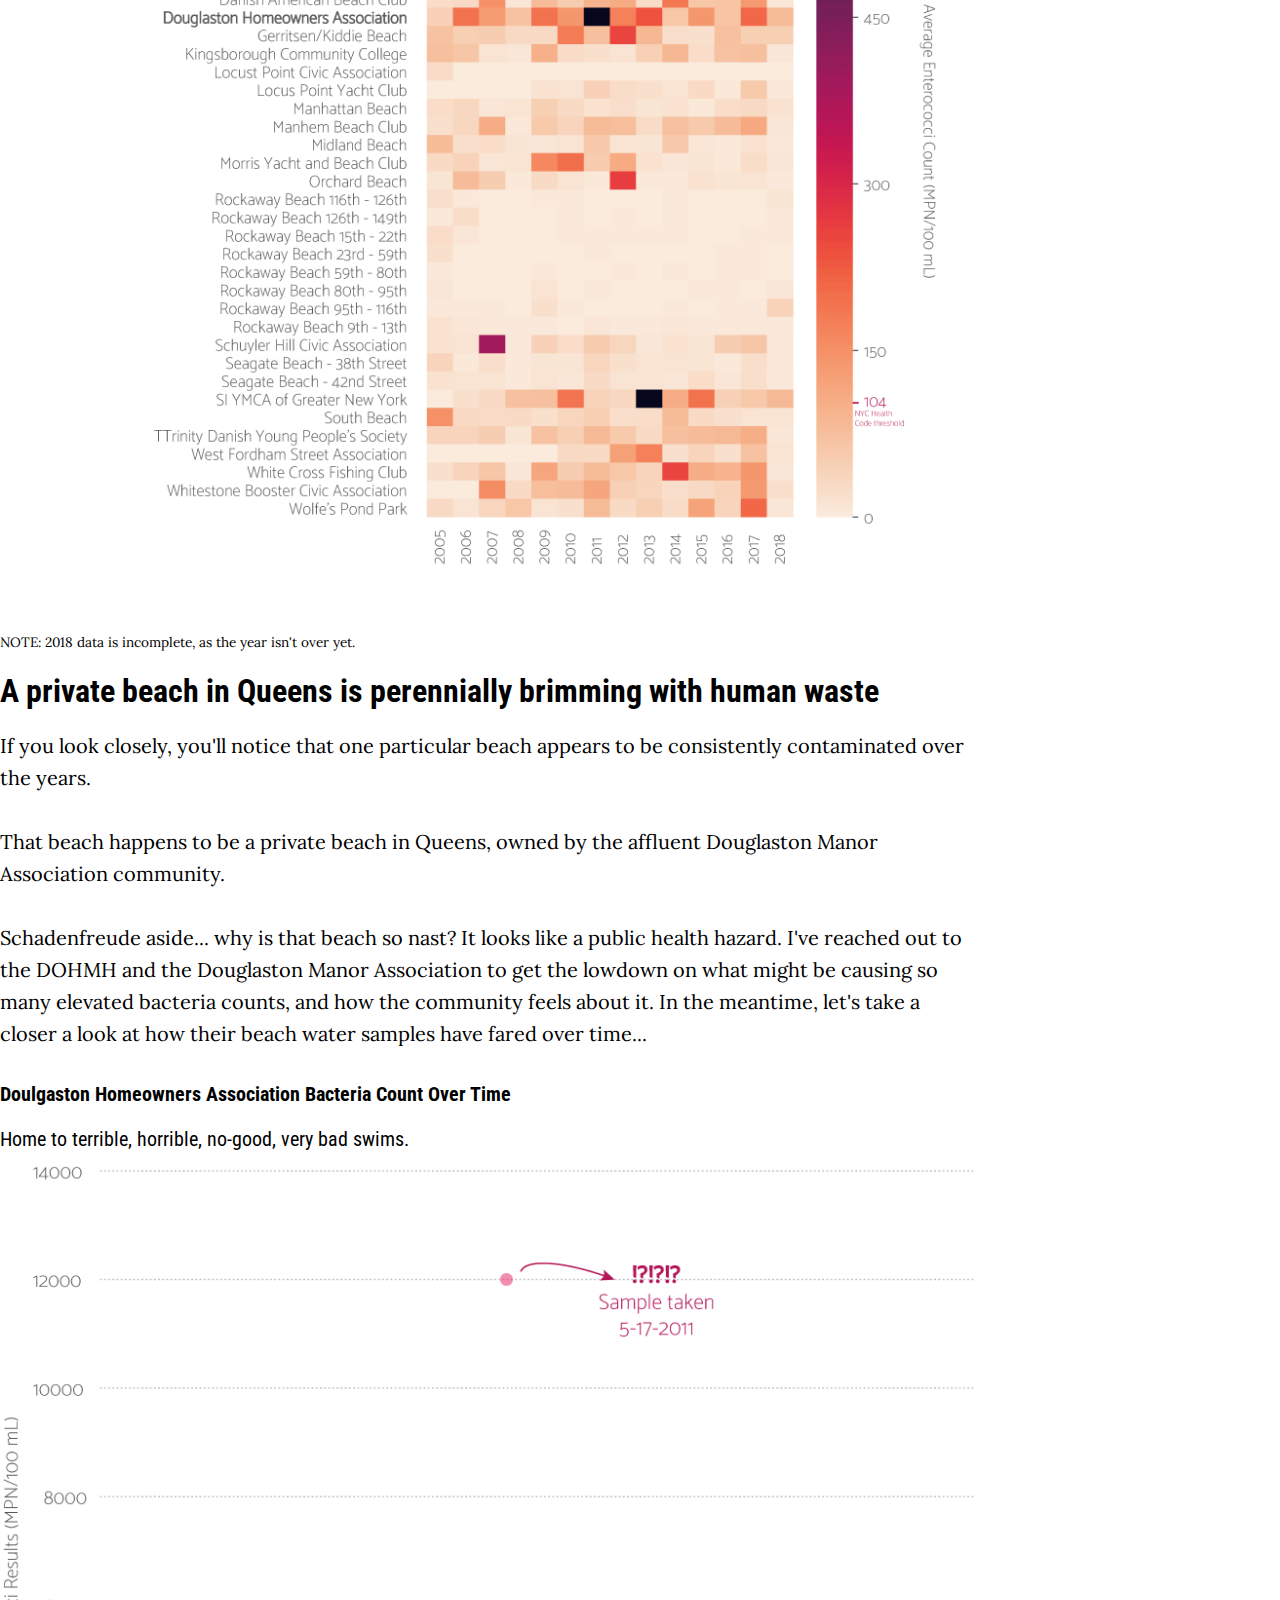
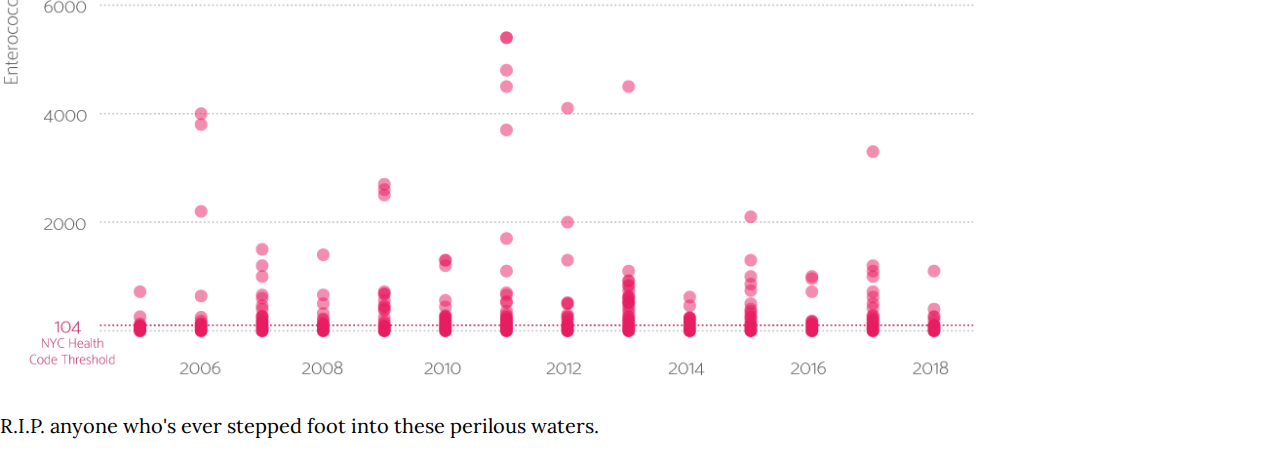
<file: ds-nyc-beaches/index.html>
<!doctype html>
<html lang="en">
  <head>
    <!-- Required meta tags -->
    <meta charset="utf-8">
    <meta name="viewport" content="width=device-width, initial-scale=1, shrink-to-fit=no">
    <!-- Bootstrap CSS -->
    <link rel="stylesheet" href="https://stackpath.bootstrapcdn.com/bootstrap/4.1.1/css/bootstrap.min.css" integrity="sha384-WskhaSGFgHYWDcbwN70/dfYBj47jz9qbsMId/iRN3ewGhXQFZCSftd1LZCfmhktB" crossorigin="anonymous">
      
    <!-- Your CSS files -->
    <link rel="stylesheet" href="style/app.css">
    
    <!-- google fonts: Roboto Condensed(super-font) and Lora(sub-font) -->
    <link href="https://fonts.googleapis.com/css?family=Roboto+Condensed:300,400,700" rel="stylesheet">
    <link href="https://fonts.googleapis.com/css?family=Lora:400,400i,700" rel="stylesheet"> 
  
      
      
    <title>Shitty NYC Beaches Project</title>
  </head>
    
  <body class="light-theme">
    <div class="container"><!-- start of the main container-->
        <div class="row justify-content-center"><!-- headline and intro -->
            <div class="col-lg-10 ">
                <p class="kicker super-font">EXTREMELY IMPORTANT, SUPER LEGIT JOURNALISM</p>
                <h1 class="headline super-font">These NYC Beaches are Literally Full of Human Shit</h1>
                <p class="credit super-font">Angela Wang</p>
                <p class="date sub-font">Published August 2, 2018</p>
                <p class="body-text sub-font">
                    Every year, beginning in the spring and ending in the fall, New York City's Department of Health and Mental Hygiene makes monthly updates to their data set on beach water quality. In particular, they test their water samples for enterococci -- bacteria that indicate of the presence of human waste/fecal material. I'd like to know which nast ass NYC beaches to avoid this summer (and also the rest of my life).
                <br><br>
                For marine water recreation, the EPA <a href=https://www.epa.gov/sites/production/files/2015-10/documents/rec-factsheet-2012.pdf>recommends</a> a statistical threshold value (STV) of 130 cfus (colony forming units) per 100 mL of water. The STV approximates the 90th percetile of the water quality distribution, meaning that no more than 1 out of 10 samples should exceed that value.  New York State Sanitary Code and New York City Health Code have a slightly more rigorous <a href=https://www1.nyc.gov/assets/doh/downloads/pdf/beach/beach-report-2015.pdf>standard</a>: No single sample should exceed 104 cfus per 100 mL water. Using the latter measurement as a threshold for contamination, I'd like to look at the DOHMH data through July 2018.
                </p>
            </div>
        </div>

        
<!-- start of one size C image -->


<div class="row justify-content-center"> 
        <div class="col-md-10">
            <p class="label super-font">2018's Fecal Hot Spots</p>
            <p class="label-text super-font">Beaches with samples exceeding the NY State Sanitation Code and the NYC Health Code</p>
        </div>
        <img class="image" src="style/images/fecal_hot_spots_edited_udpated_notitle.png" alt="image description">
    </div>
    


<div class="row justify-content-center"><!-- headline and intro -->
    <div class="col-lg-10 ">
        <p class="body-text sub-font">
            According to NYC Parks, Coney Island and Rockaway Beach are the most visited beaches in New York City by a large margin. They also happen to be the two beaches I visit most frequently. It'd be nice to know whether I'm stewing in human excrement every time I go there.
        </p>
    </div>
</div>



<div class="row justify-content-center"> 
   <div class="col-md-10"><!-- left -->
        <p class="label super-font">2018 Fecal Bacteria Samples at Coney Island and The Rockaways</p>
        <p class="label-text super-font">With the exception of two samples, New York City's most popular beaches are relatively poop-free.</p>
        <img class="image" src="style/images/coney_rockaways_2_edited_notitle.png" alt="image description">
        <p class="note sub-font"><br>
        </p>
    </div>
</div>

<div class="row justify-content-center"><!-- headline and intro -->
    <div class="col-lg-10 ">
        <p class="body-text sub-font">
            Bacteria count seems to fluctuate a lot, due a confluence of factors: rainfall, currents, when and where samples are taken, etc. Cedar Grove was extremely contaminated April through June of 2018, but July samples turned up nearly immaculate. For a better idea of what beaches might be contaminated with regularity, looking at the average enterococci count at each beach over the years may be helpful. 
        </p>
    </div>
</div>

<!-- start of one size B image -->
<div class="row justify-content-center"> <!-- labels/deszcriptions and three charts for mobile -->
    <div class="col-md-10"><!-- left -->
        <p class="label super-font">Average Annual Fecal Bacteria Count at NYC Beaches</p>
        <p class="label-text super-font">A look at what beaches tend to be historically clean or dirty.</p>
        <img class="image" src="style/images/beach_yearly_heatmap_edited_notitle.png" alt="image description">
        <p class="note sub-font">NOTE: 2018 data is incomplete, as the year isn't over yet.
        </p>
    </div>
</div>
 

        <div class="row justify-content-center"><!-- headline and intro -->
            <div class="col-lg-10 ">
                <p class="subhead super-font">A private beach in Queens is perennially brimming with human waste</p>
                <p class="body-text sub-font">
                If you look closely, you'll notice that one particular beach appears to be consistently contaminated over the years.
                <br><br>That beach happens to be a private beach in Queens, owned by the affluent Douglaston Manor Association community.
                <br><br>Schadenfreude aside... why is that beach so nast? It looks like a public health hazard. I've reached out to the DOHMH and the Douglaston Manor Association to get the lowdown on what might be causing so many elevated bacteria counts, and how the community feels about it. In the meantime, let's take a closer a look at how their beach water samples have fared over time...
                </p>
            </div>
        </div>

<!-- start of one size B image -->
<div class="row justify-content-center"> <!-- labels/deszcriptions and three charts for mobile -->
    <div class="col-md-10"><!-- left -->
        <p class="label super-font">Doulgaston Homeowners Association Bacteria Count Over Time</p>
        <p class="label-text super-font">Home to terrible, horrible, no-good, very bad swims.</p>
        <img class="image" src="style/images/douglaston_edited.png" alt="image description">
        <p class="note sub-font">
        </p>
    </div>
</div>
<!-- end of one size B image -->     



<div class="row justify-content-center"><!-- headline and intro -->
    <div class="col-lg-10 ">
        <p class="body-text sub-font">
                R.I.P. anyone who's ever stepped foot into these perilous waters.
                <br>
                </p>
            </div>
        
        
        
        
      </div><!-- end of the main container-->
   
        

      
      
    <!-- Optional JavaScript -->
    <!-- jQuery first, then Popper.js, then Bootstrap JS -->
    <script src="https://code.jquery.com/jquery-3.3.1.slim.min.js" integrity="sha384-q8i/X+965DzO0rT7abK41JStQIAqVgRVzpbzo5smXKp4YfRvH+8abtTE1Pi6jizo" crossorigin="anonymous"></script>
    <script src="https://cdnjs.cloudflare.com/ajax/libs/popper.js/1.14.3/umd/popper.min.js" integrity="sha384-ZMP7rVo3mIykV+2+9J3UJ46jBk0WLaUAdn689aCwoqbBJiSnjAK/l8WvCWPIPm49" crossorigin="anonymous"></script>
    <script src="https://stackpath.bootstrapcdn.com/bootstrap/4.1.1/js/bootstrap.min.js" integrity="sha384-smHYKdLADwkXOn1EmN1qk/HfnUcbVRZyYmZ4qpPea6sjB/pTJ0euyQp0Mk8ck+5T" crossorigin="anonymous"></script>
  </body>
</html>
</file>
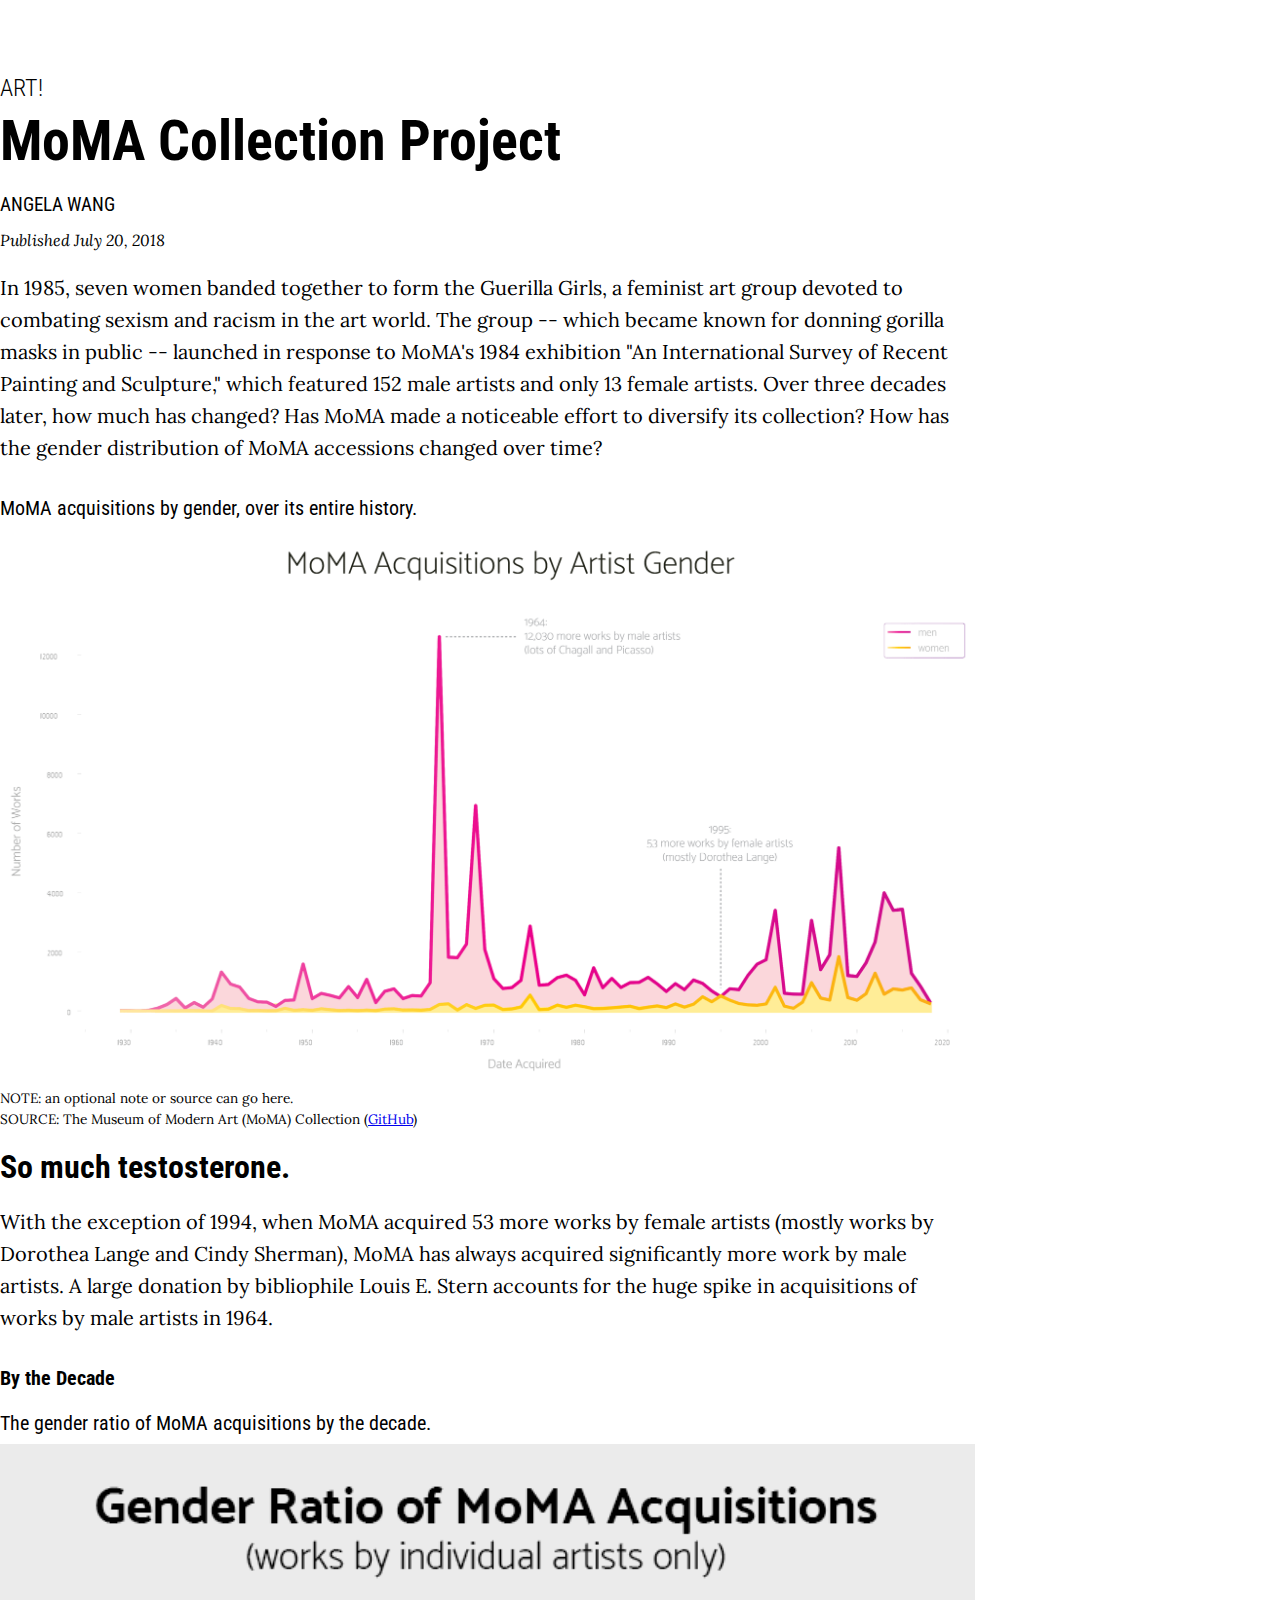
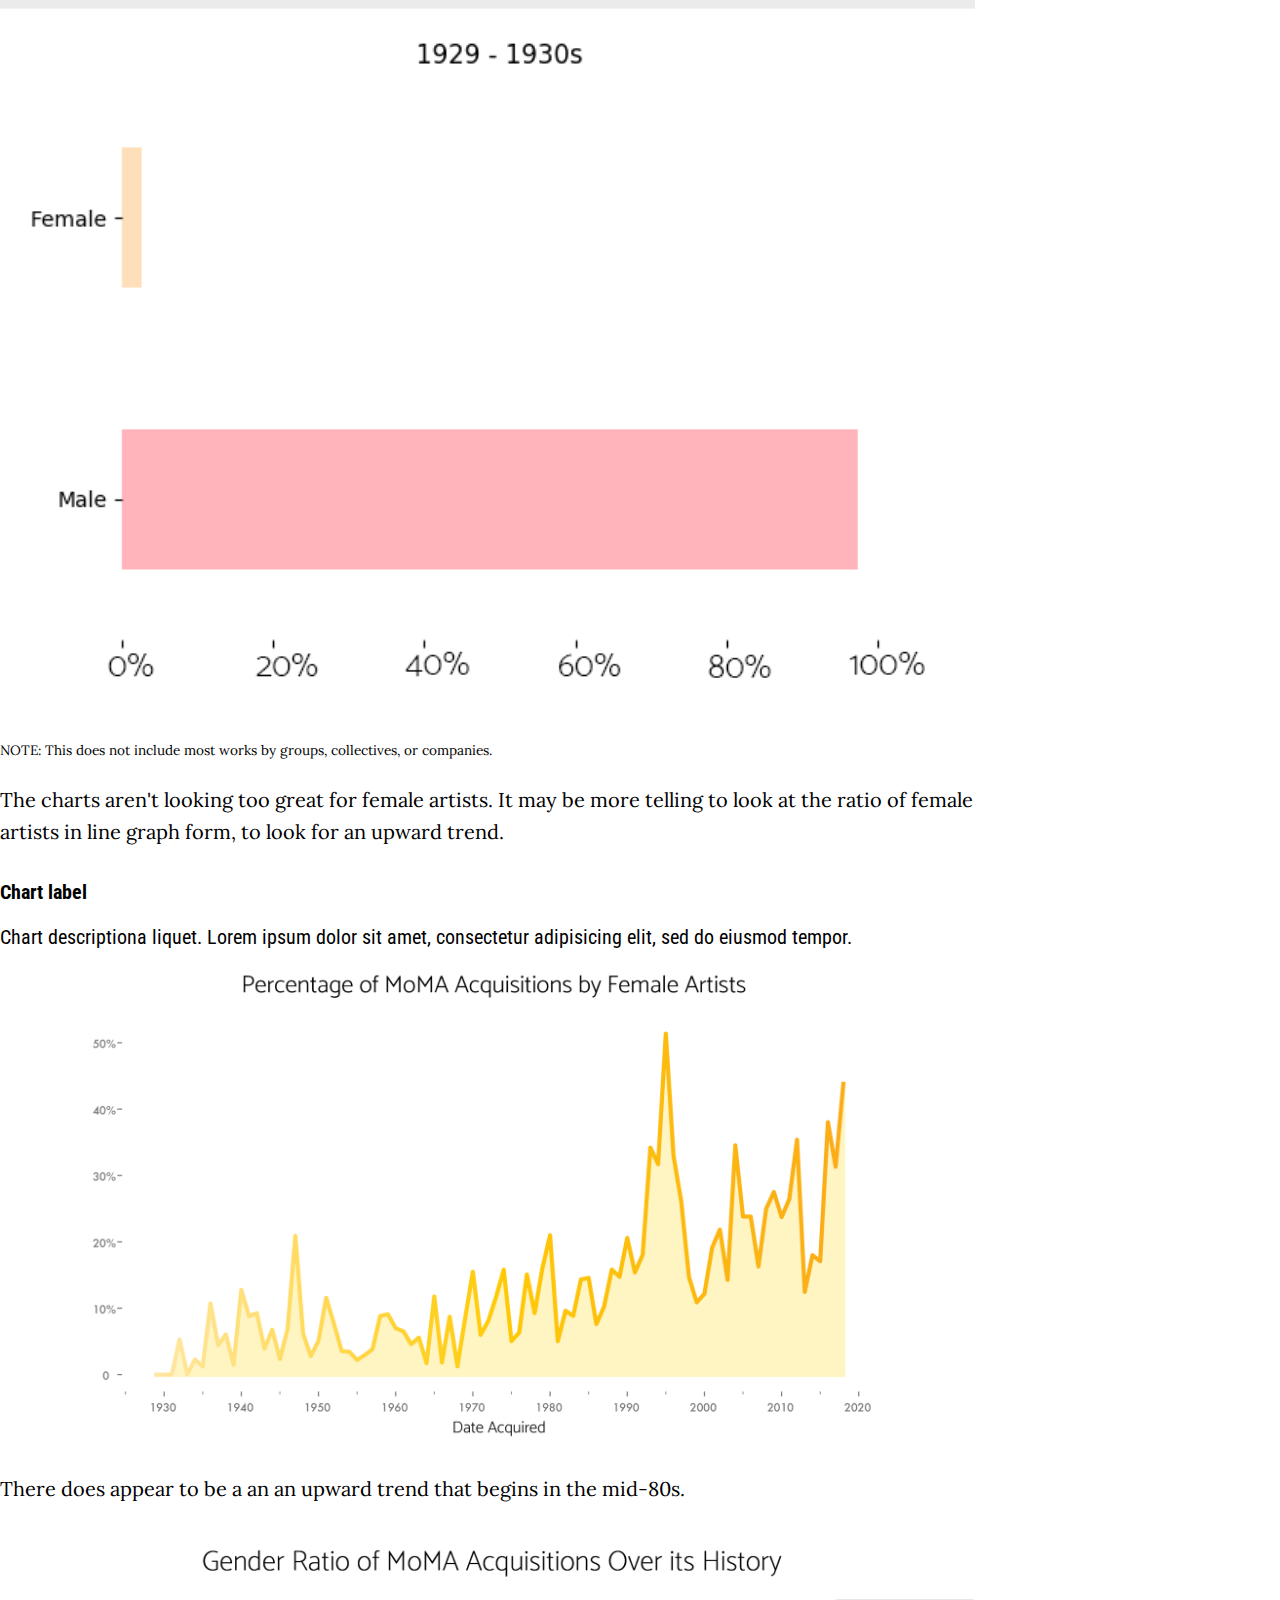
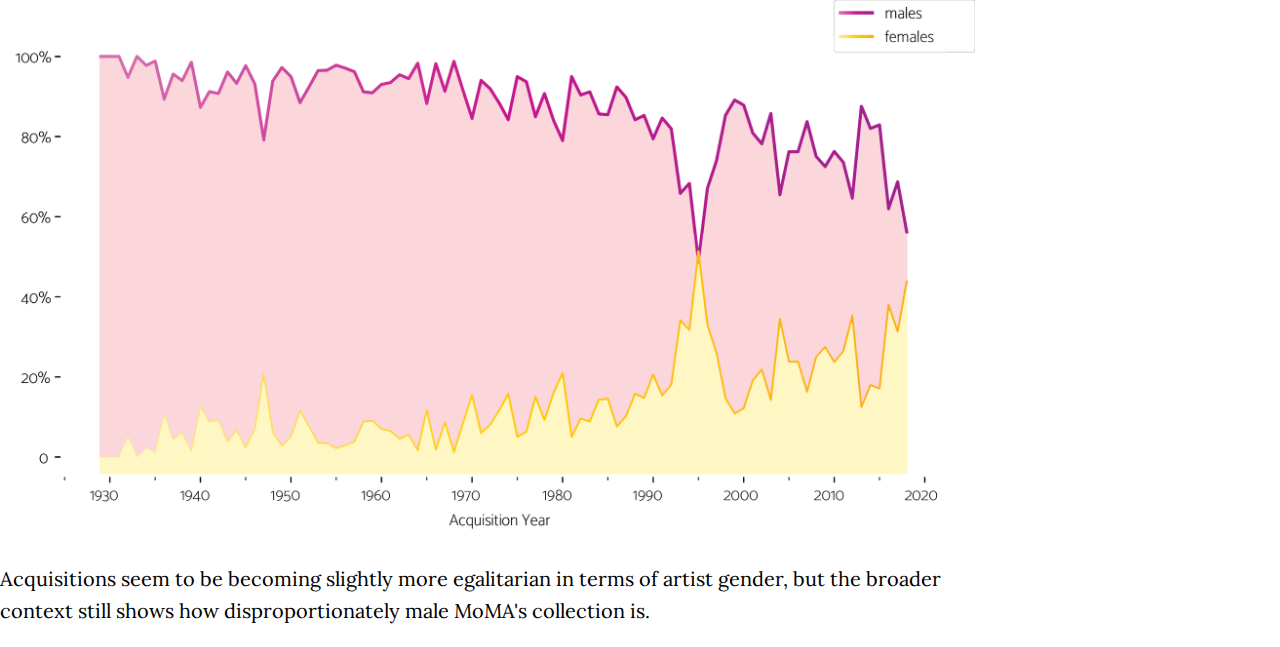
<file: ds-project-01-moma/index.html>
<!doctype html>
<html lang="en">
  <head>
    <!-- Required meta tags -->
    <meta charset="utf-8">
    <meta name="viewport" content="width=device-width, initial-scale=1, shrink-to-fit=no">
    <!-- Bootstrap CSS -->
    <link rel="stylesheet" href="https://stackpath.bootstrapcdn.com/bootstrap/4.1.1/css/bootstrap.min.css" integrity="sha384-WskhaSGFgHYWDcbwN70/dfYBj47jz9qbsMId/iRN3ewGhXQFZCSftd1LZCfmhktB" crossorigin="anonymous">
      
    <!-- Your CSS files -->
    <link rel="stylesheet" href="style/app.css">
    
    <!-- google fonts: Roboto Condensed(super-font) and Lora(sub-font) -->
    <link href="https://fonts.googleapis.com/css?family=Roboto+Condensed:300,400,700" rel="stylesheet">
    <link href="https://fonts.googleapis.com/css?family=Lora:400,400i,700" rel="stylesheet"> 
  
      
      
    <title>MoMA Project</title>
  </head>
    
  <body class="light-theme">
    <div class="container"><!-- start of the main container-->
        <div class="row justify-content-center"><!-- headline and intro -->
            <div class="col-lg-10 ">
                <p class="kicker super-font">ART!</p>
                <h1 class="headline super-font">MoMA Collection Project</h1>
                <p class="credit super-font">Angela Wang</p>
                <p class="date sub-font">Published July 20, 2018</p>
                <p class="body-text sub-font">
                    In 1985, seven women banded together to form the Guerilla Girls, a feminist art group devoted to combating sexism and racism in the art world. The group -- which became known for donning gorilla masks in public -- launched in response to MoMA's 1984 exhibition "An International Survey of Recent Painting and Sculpture," which featured 152 male artists and only 13 female artists. Over three decades later, how much has changed? Has MoMA made a noticeable effort to diversify its collection? How has the gender distribution of MoMA accessions changed over time?
                </p>
            </div>
        </div>
        
<!-- start of one size B image -->
<div class="row justify-content-center"> <!-- labels/deszcriptions and three charts for mobile -->
    <div class="col-md-10"><!-- left -->
        <p class="label super-font"></p>
        <p class="label-text super-font">MoMA acquisitions by gender, over its entire history.</p>
        <img class="image" src="style/images/moma-gender-line-plot-edited2.png" alt="image description">
        <p class="note sub-font">NOTE: an optional note or source can go here. <br>
        SOURCE: The Museum of Modern Art (MoMA) Collection (<a href=https://github.com/MuseumofModernArt/collection>GitHub</a>)
        </p>
    </div>
</div>
<!-- end of one size B image -->        
        

        <div class="row justify-content-center"><!-- headline and intro -->
            <div class="col-lg-10 ">
                <p class="subhead super-font">So much testosterone.</p>
                <p class="body-text sub-font">
                With the exception of 1994, when MoMA acquired 53 more works by female artists (mostly works by Dorothea Lange and Cindy Sherman), MoMA has always acquired significantly more work by male artists. 
                A large donation by bibliophile Louis E. Stern accounts for the huge spike in acquisitions of works by male artists in 1964. 
                </p>
            </div>
        </div>


<!-- start of one size B image -->
<div class="row justify-content-center"> <!-- labels/deszcriptions and three charts for mobile -->
    <div class="col-md-10"><!-- left -->
        <p class="label super-font">By the Decade</p>
        <p class="label-text super-font">The gender ratio of MoMA acquisitions by the decade. </p>
        <img class="image" src="style/images/moma_gender_animation_2.gif" alt="image description">
        <p class="note sub-font">NOTE: This does not include most works by groups, collectives, or companies. <br>
        </p>
    </div>
</div>
<!-- end of one size B image -->    

        <div class="row justify-content-center"><!-- headline and intro -->
            <div class="col-lg-10 ">
                <p class="body-text sub-font">
                The charts aren't looking too great for female artists. It may be more telling to look at the ratio of female artists in line graph form, to look for an upward trend.
                </p>
            </div>
        </div>


<!-- start of one size B image -->
<div class="row justify-content-center"> <!-- labels/deszcriptions and three charts for mobile -->
    <div class="col-md-10"><!-- left -->
        <p class="label super-font">Chart label</p>
        <p class="label-text super-font">Chart descriptiona liquet. Lorem ipsum dolor sit amet, consectetur adipisicing elit, sed do eiusmod tempor. </p>
        <img class="image" src="style/images/moma-female-line-plot_edited.png" alt="image description">
        <p class="note sub-font">
        </p>
    </div>
</div>
<!-- end of one size B image -->      
        <div class="col-lg-10 ">
            <p class="body-text sub-font">
            There does appear to be a an an upward trend that begins in the mid-80s.
            </p>
        </div>

        <div class="row justify-content-center"> <!-- labels/deszcriptions and three charts for mobile -->
            <div class="col-md-10"><!-- left -->
                <img class="image" src="style/images/moma-gender-ratio-line-plot_edited.png" alt="image description">
                <p class="note sub-font">
                </p>
            </div>
        </div>  
    
        <div class="col-lg-10 ">
                <p class="body-text sub-font">
                Acquisitions seem to be becoming slightly more egalitarian in terms of artist gender, but the broader context still shows how disproportionately male MoMA's collection is.
                </p>
            </div>
        
        
        
        
      </div><!-- end of the main container-->
   
        

      
      
    <!-- Optional JavaScript -->
    <!-- jQuery first, then Popper.js, then Bootstrap JS -->
    <script src="https://code.jquery.com/jquery-3.3.1.slim.min.js" integrity="sha384-q8i/X+965DzO0rT7abK41JStQIAqVgRVzpbzo5smXKp4YfRvH+8abtTE1Pi6jizo" crossorigin="anonymous"></script>
    <script src="https://cdnjs.cloudflare.com/ajax/libs/popper.js/1.14.3/umd/popper.min.js" integrity="sha384-ZMP7rVo3mIykV+2+9J3UJ46jBk0WLaUAdn689aCwoqbBJiSnjAK/l8WvCWPIPm49" crossorigin="anonymous"></script>
    <script src="https://stackpath.bootstrapcdn.com/bootstrap/4.1.1/js/bootstrap.min.js" integrity="sha384-smHYKdLADwkXOn1EmN1qk/HfnUcbVRZyYmZ4qpPea6sjB/pTJ0euyQp0Mk8ck+5T" crossorigin="anonymous"></script>
  </body>
</html>
</file>
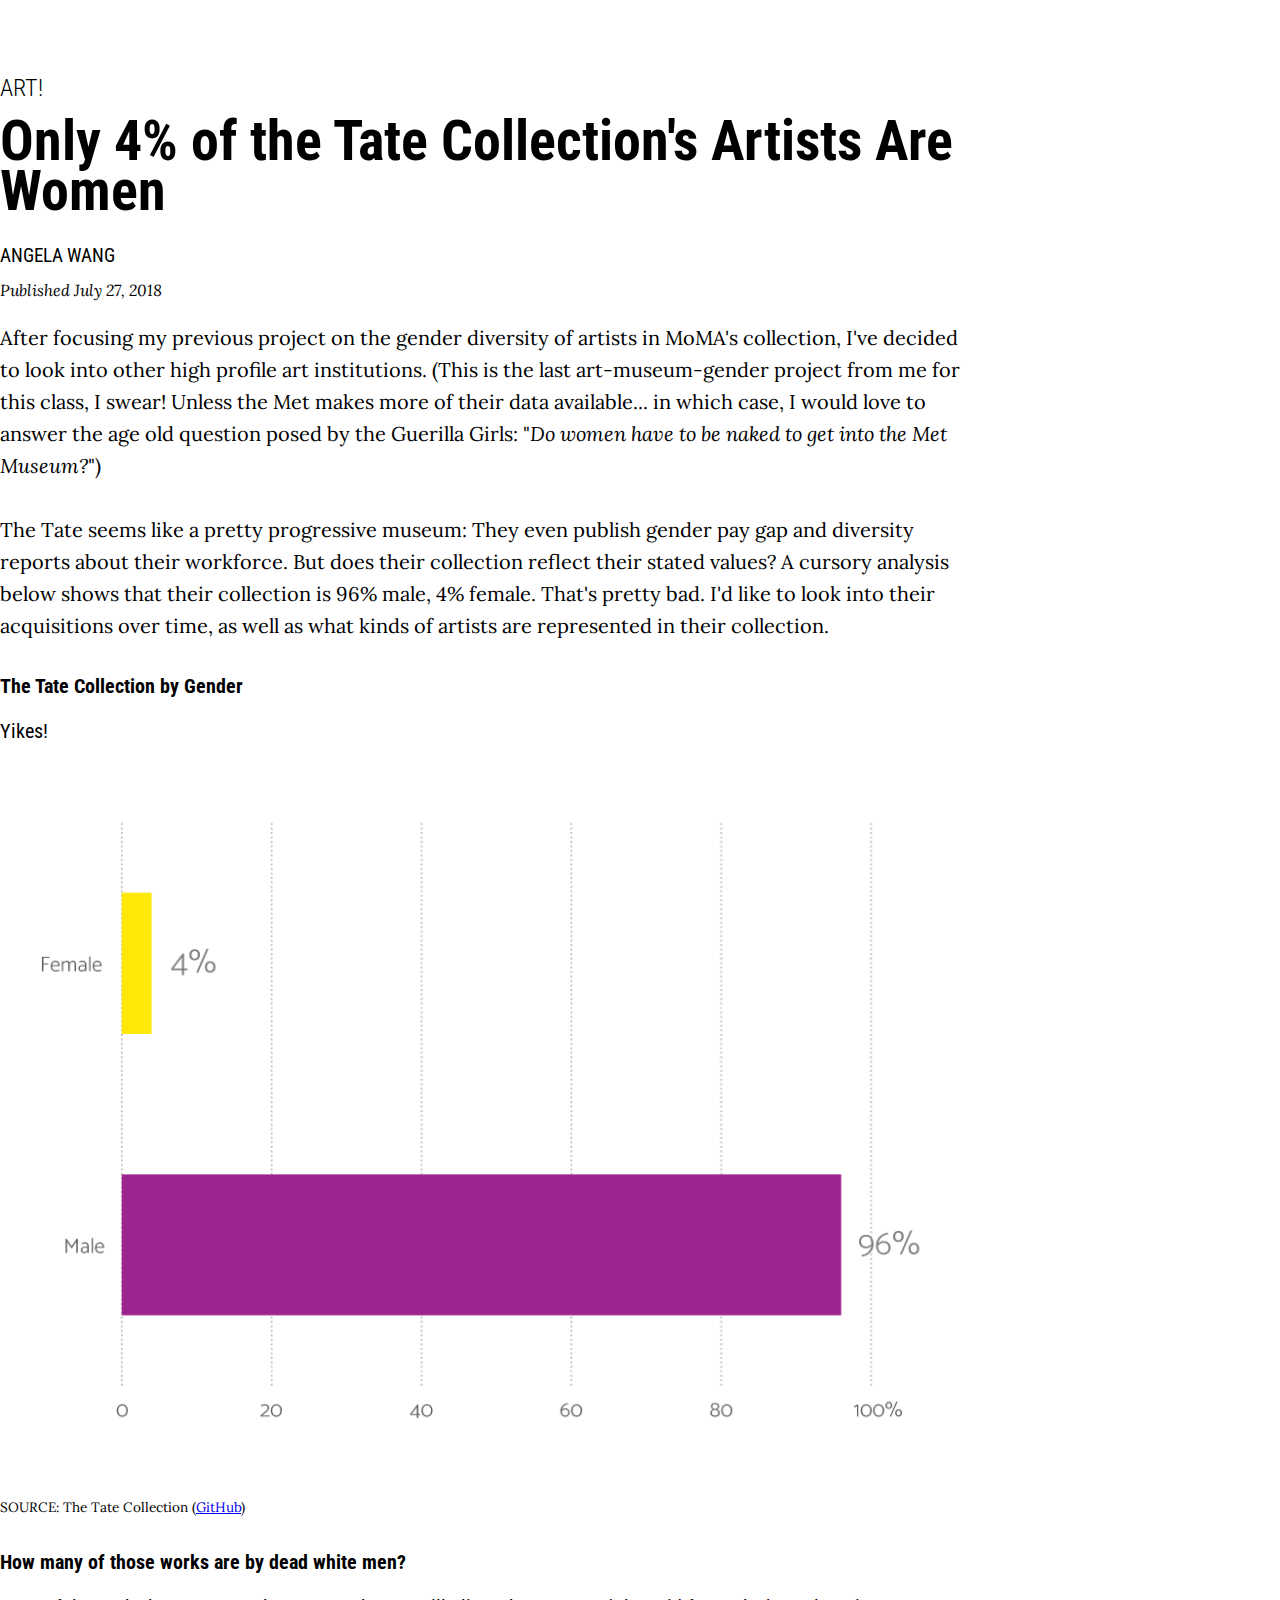
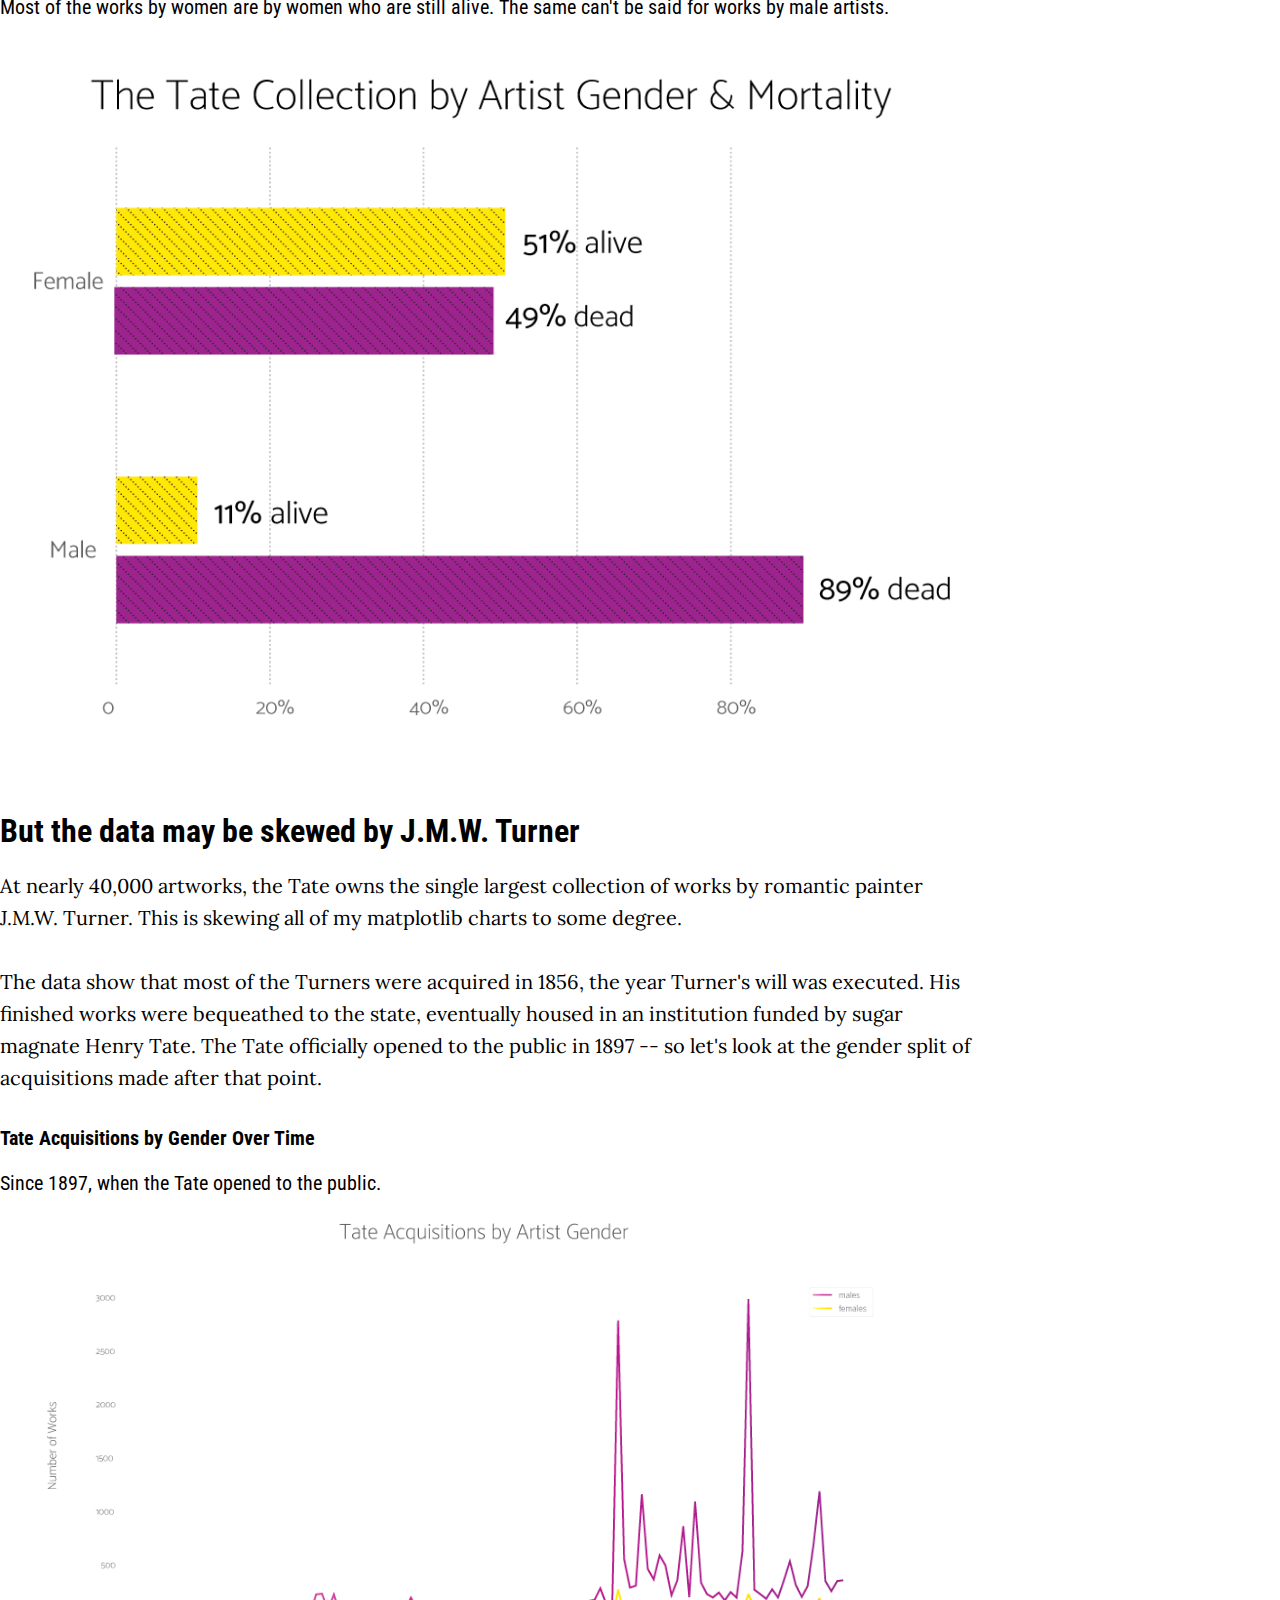
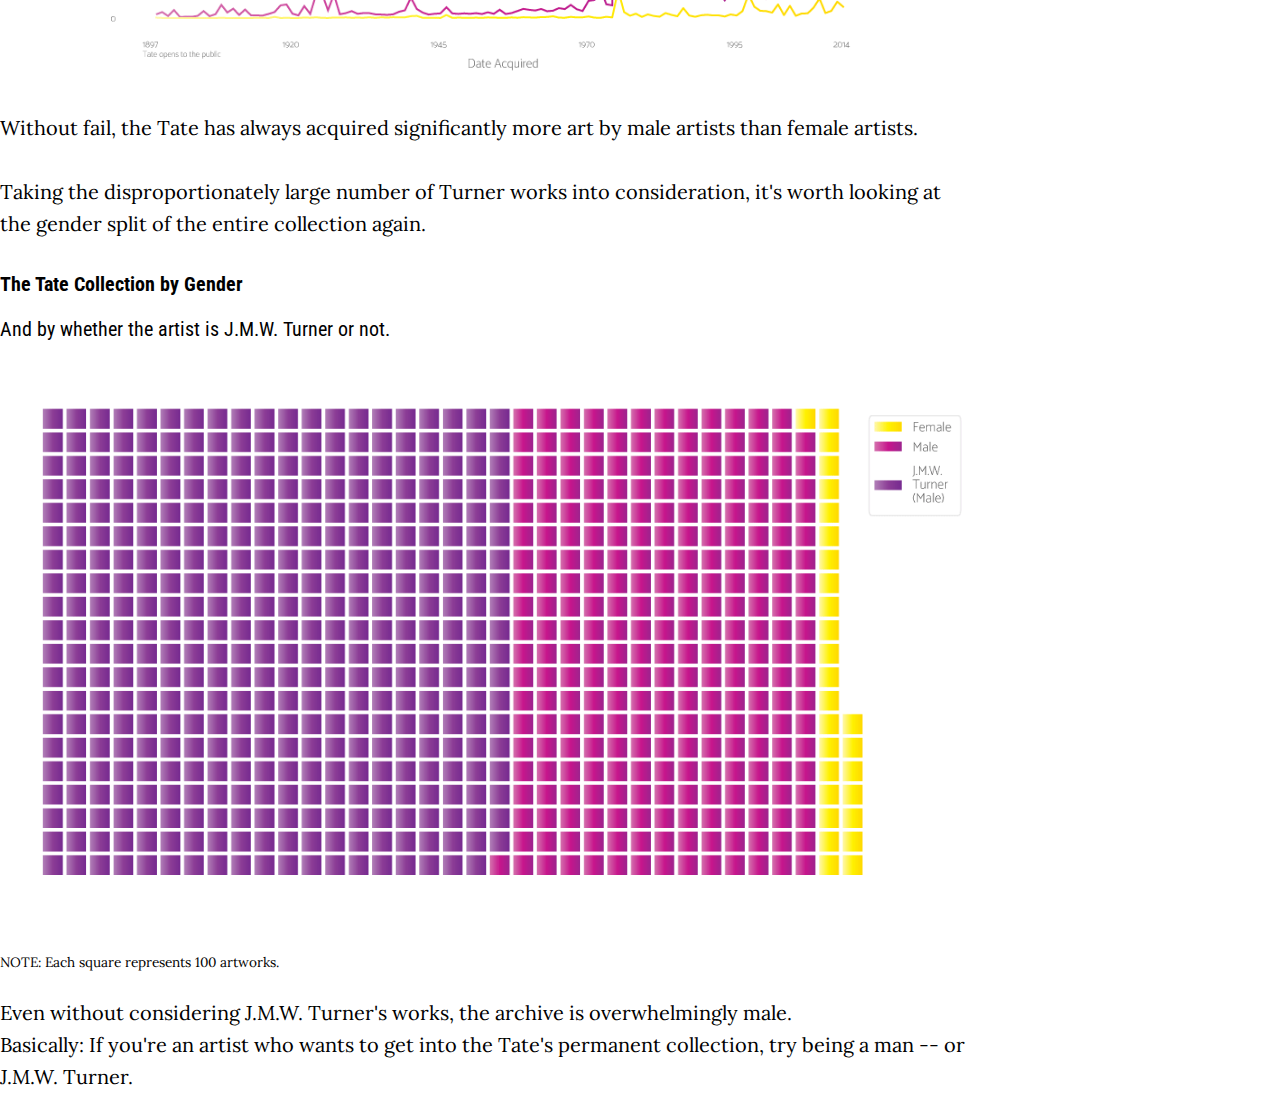
<file: ds-tate/index.html>
<!doctype html>
<html lang="en">
  <head>
    <!-- Required meta tags -->
    <meta charset="utf-8">
    <meta name="viewport" content="width=device-width, initial-scale=1, shrink-to-fit=no">
    <!-- Bootstrap CSS -->
    <link rel="stylesheet" href="https://stackpath.bootstrapcdn.com/bootstrap/4.1.1/css/bootstrap.min.css" integrity="sha384-WskhaSGFgHYWDcbwN70/dfYBj47jz9qbsMId/iRN3ewGhXQFZCSftd1LZCfmhktB" crossorigin="anonymous">
      
    <!-- Your CSS files -->
    <link rel="stylesheet" href="style/app.css">
    
    <!-- google fonts: Roboto Condensed(super-font) and Lora(sub-font) -->
    <link href="https://fonts.googleapis.com/css?family=Roboto+Condensed:300,400,700" rel="stylesheet">
    <link href="https://fonts.googleapis.com/css?family=Lora:400,400i,700" rel="stylesheet"> 
  
      
      
    <title>Tate Project</title>
  </head>
    
  <body class="light-theme">
    <div class="container"><!-- start of the main container-->
        <div class="row justify-content-center"><!-- headline and intro -->
            <div class="col-lg-10 ">
                <p class="kicker super-font">ART!</p>
                <h1 class="headline super-font">Only 4% of the Tate Collection's Artists Are Women</h1>
                <p class="credit super-font">Angela Wang</p>
                <p class="date sub-font">Published July 27, 2018</p>
                <p class="body-text sub-font">
                    After focusing my previous project on the gender diversity of artists in MoMA's collection, I've decided to look into other high profile art institutions. (This is the last art-museum-gender project from me for this class, I swear! Unless the Met makes more of their data available... in which case, I would love to answer the age old question posed by the Guerilla Girls: "<i>Do women have to be naked to get into the Met Museum?</i>")

<br><br>The Tate seems like a pretty progressive museum: They even publish gender pay gap and diversity reports about their workforce. But does their collection reflect their stated values? A cursory analysis below shows that their collection is 96% male, 4% female. That's pretty bad. I'd like to look into their acquisitions over time, as well as what kinds of artists are represented in their collection.
                </p>
            </div>
        </div>
        
<!-- start of one size B image -->
<div class="row justify-content-center"> <!-- labels/deszcriptions and three charts for mobile -->
    <div class="col-md-10"><!-- left -->
        <p class="label super-font">The Tate Collection by Gender</p>
        <p class="label-text super-font">Yikes!</p>
        <img class="image" src="style/images/tate-collection-by-gender_edited.png" alt="image description">
        <p class="note sub-font"> <br>
        SOURCE: The Tate Collection (<a href=https://github.com/tategallery/collection>GitHub</a>)
        </p>
    </div>
</div>
<!-- end of one size B image -->        


<!-- start of one size B image -->
<div class="row justify-content-center"> <!-- labels/deszcriptions and three charts for mobile -->
    <div class="col-md-10"><!-- left -->
        <p class="label super-font">How many of those works are by dead white men?</p>
        <p class="label-text super-font">Most of the works by women are by women who are still alive. The same can't be said for works by male artists.</p>
        <img class="image" src="style/images/tate-dead-artists-by-gender-edited2.png" alt="image description">
        <p class="note sub-font"><br>
        </p>
    </div>
</div>
<!-- end of one size B image -->    

        <div class="row justify-content-center"><!-- headline and intro -->
            <div class="col-lg-10 ">
                <p class="subhead super-font">But the data may be skewed by J.M.W. Turner</p>
                <p class="body-text sub-font">
                At nearly 40,000 artworks, the Tate owns the single largest collection of works by romantic painter J.M.W. Turner. This is skewing all of my matplotlib charts to some degree. 
                <br><br>The data show that most of the Turners were acquired in 1856, the year Turner's will was executed. His finished works were bequeathed to the state, eventually housed in an institution funded by sugar magnate Henry Tate. The Tate officially opened to the public in 1897 -- so let's look at the gender split of acquisitions made after that point.
                </p>
            </div>
        </div>

<!-- start of one size B image -->
<div class="row justify-content-center"> <!-- labels/deszcriptions and three charts for mobile -->
    <div class="col-md-10"><!-- left -->
        <p class="label super-font">Tate Acquisitions by Gender Over Time</p>
        <p class="label-text super-font">Since 1897, when the Tate opened to the public.</p>
        <img class="image" src="style/images/tate-gender-line-plot-post1897_edited.png" alt="image description">
        <p class="note sub-font">
        </p>
    </div>
</div>
<!-- end of one size B image -->      
        <div class="col-lg-10 ">
            <p class="body-text sub-font">
            Without fail, the Tate has always acquired significantly more art by male artists than female artists. <br><br>

            Taking the disproportionately large number of Turner works into consideration, it's worth looking at the gender split of the entire collection again.
            </p>
        </div>

        <div class="row justify-content-center"> <!-- labels/deszcriptions and three charts for mobile -->
            <div class="col-md-10"><!-- left -->
                <p class="label super-font">The Tate Collection by Gender</p>
        <p class="label-text super-font">And by whether the artist is J.M.W. Turner or not.</p>
                <img class="image" src="style/images/tate-collection-by-gender-waffle-edited2.png" alt="image description">
                <p class="note sub-font">NOTE: Each square represents 100 artworks.
                </p>
            </div>
        </div>  
    
        <div class="col-lg-10 ">
                <p class="body-text sub-font">
                Even without considering J.M.W. Turner's works, the archive is overwhelmingly male. 
                <br> Basically: If you're an artist who wants to get into the Tate's permanent collection, try being a man -- or J.M.W. Turner.
                <br>
                </p>
            </div>
        
        
        
        
      </div><!-- end of the main container-->
   
        

      
      
    <!-- Optional JavaScript -->
    <!-- jQuery first, then Popper.js, then Bootstrap JS -->
    <script src="https://code.jquery.com/jquery-3.3.1.slim.min.js" integrity="sha384-q8i/X+965DzO0rT7abK41JStQIAqVgRVzpbzo5smXKp4YfRvH+8abtTE1Pi6jizo" crossorigin="anonymous"></script>
    <script src="https://cdnjs.cloudflare.com/ajax/libs/popper.js/1.14.3/umd/popper.min.js" integrity="sha384-ZMP7rVo3mIykV+2+9J3UJ46jBk0WLaUAdn689aCwoqbBJiSnjAK/l8WvCWPIPm49" crossorigin="anonymous"></script>
    <script src="https://stackpath.bootstrapcdn.com/bootstrap/4.1.1/js/bootstrap.min.js" integrity="sha384-smHYKdLADwkXOn1EmN1qk/HfnUcbVRZyYmZ4qpPea6sjB/pTJ0euyQp0Mk8ck+5T" crossorigin="anonymous"></script>
  </body>
</html>
</file>
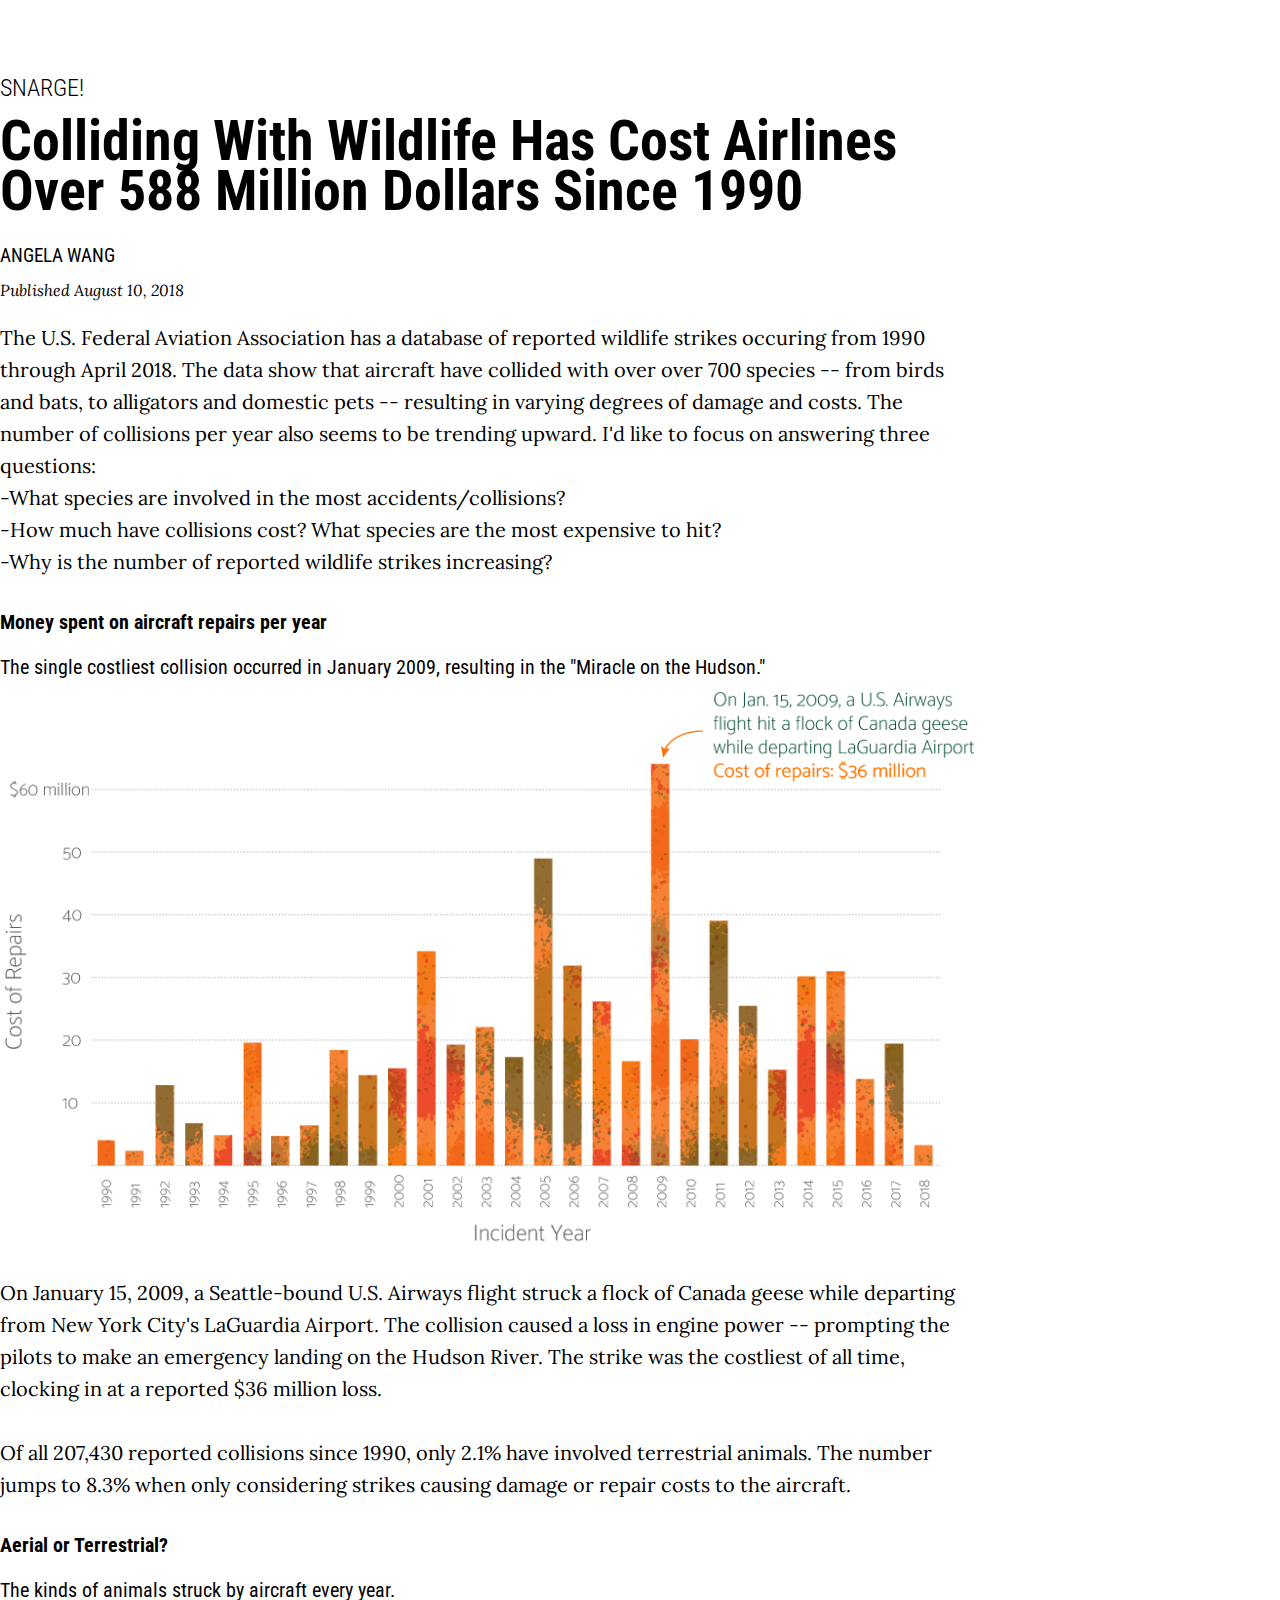
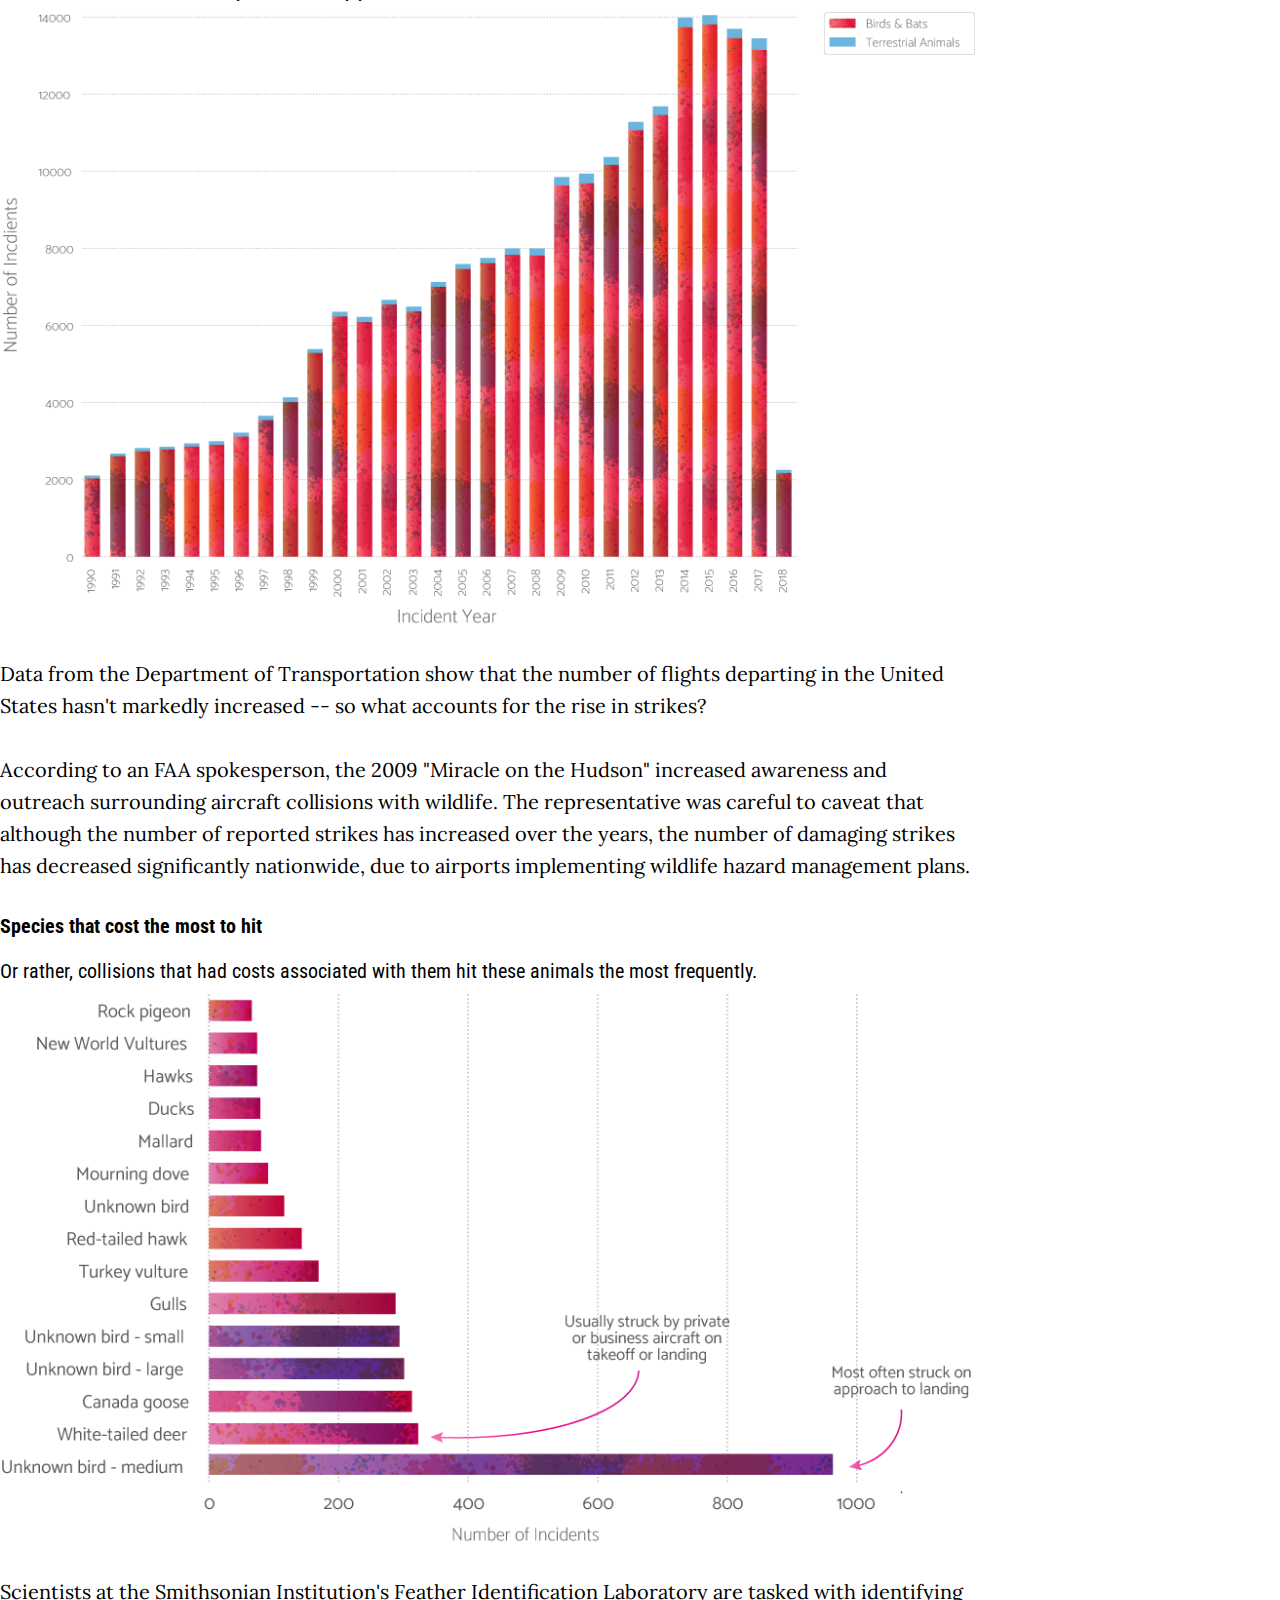
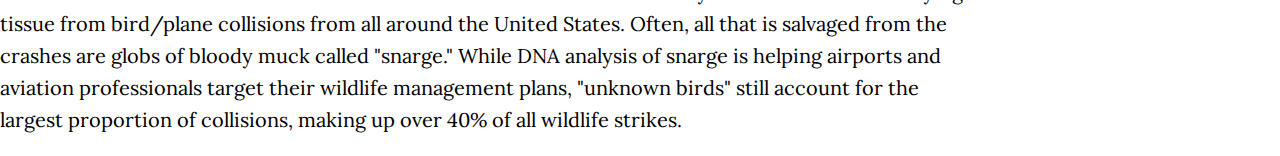
<file: ds-wildlife-strikes/index.html>
<!doctype html>
<html lang="en">
  <head>
    <!-- Required meta tags -->
    <meta charset="utf-8">
    <meta name="viewport" content="width=device-width, initial-scale=1, shrink-to-fit=no">
    <!-- Bootstrap CSS -->
    <link rel="stylesheet" href="https://stackpath.bootstrapcdn.com/bootstrap/4.1.1/css/bootstrap.min.css" integrity="sha384-WskhaSGFgHYWDcbwN70/dfYBj47jz9qbsMId/iRN3ewGhXQFZCSftd1LZCfmhktB" crossorigin="anonymous">
      
    <!-- Your CSS files -->
    <link rel="stylesheet" href="style/app.css">
    
    <!-- google fonts: Roboto Condensed(super-font) and Lora(sub-font) -->
    <link href="https://fonts.googleapis.com/css?family=Roboto+Condensed:300,400,700" rel="stylesheet">
    <link href="https://fonts.googleapis.com/css?family=Lora:400,400i,700" rel="stylesheet"> 
  
      
      
    <title>Aircraft-Wildlife Strikes Project</title>
  </head>
    
  <body class="light-theme">
    <div class="container"><!-- start of the main container-->
        <div class="row justify-content-center"><!-- headline and intro -->
            <div class="col-lg-10 ">
                <p class="kicker super-font">SNARGE!</p>
                <h1 class="headline super-font">Colliding With Wildlife Has Cost Airlines Over 588 Million Dollars Since 1990</h1>
                <p class="credit super-font">Angela Wang</p>
                <p class="date sub-font">Published August 10, 2018</p>
                <p class="body-text sub-font">
                    The U.S. Federal Aviation Association has a database of reported wildlife strikes occuring from 1990 through April 2018. 
                    The data show that aircraft have collided with over over 700 species -- from birds and bats, to alligators and domestic pets -- resulting in varying degrees of damage and costs. 
                    The number of collisions per year also seems to be trending upward. I'd like to focus on answering three questions:
                    <br>-What species are involved in the most accidents/collisions?
                    <br>-How much have collisions cost? What species are the most expensive to hit?
                    <br>-Why is the number of reported wildlife strikes increasing? 
                
                </p>
            </div>
        </div>

        
<!-- start of one size B image -->
<div class="row justify-content-center"> <!-- labels/deszcriptions and three charts for mobile -->
    <div class="col-md-10"><!-- left -->
        <p class="label super-font">Money spent on aircraft repairs per year</p>
        <p class="label-text super-font">The single costliest collision occurred in January 2009, resulting in the "Miracle on the Hudson."</p>
        <img class="image" src="style/images/repairs_cost_edited.png" alt="image description">
        <p class="note sub-font">
        </p>
    </div>
</div>
<!-- end of one size B image -->     



<div class="row justify-content-center"><!-- headline and intro -->
    <div class="col-lg-10 ">
        <p class="body-text sub-font">
        On January 15, 2009, a Seattle-bound U.S. Airways flight struck a flock of Canada geese while departing from New York City's LaGuardia Airport. 
        The collision caused a loss in engine power -- prompting the pilots to make an emergency landing on the Hudson River. 
        The strike was the costliest of all time, clocking in at a reported $36 million loss.<br><br>

        Of all 207,430 reported collisions since 1990, only 2.1% have involved terrestrial animals. The number jumps to 8.3% when only considering strikes causing damage or repair costs to the aircraft.
        </p>
    </div>
</div>

<!-- start of one size B image -->
<div class="row justify-content-center"> <!-- labels/deszcriptions and three charts for mobile -->
    <div class="col-md-10"><!-- left -->
        <p class="label super-font">Aerial or Terrestrial?</p>
        <p class="label-text super-font">The kinds of animals struck by aircraft every year. </p>
        <img class="image" src="style/images/species_distribution_edited_2.png" alt="image description">
        <p class="note sub-font">
        </p>
    </div>
</div>
<!-- end of one size B image -->  


<div class="row justify-content-center"><!-- headline and intro -->
    <div class="col-lg-10 ">
        <p class="body-text sub-font">
            Data from the Department of Transportation show that the number of flights departing in the United States hasn't markedly increased -- so what accounts for the rise in strikes?<br><br>
            According to an FAA spokesperson, the 2009 "Miracle on the Hudson" increased awareness and outreach surrounding aircraft collisions with wildlife.
            The representative was careful to caveat that although the number of reported strikes has increased over the years, the number of damaging strikes has decreased significantly nationwide, due to airports implementing wildlife hazard management plans. 
        </p>
    </div>
</div>

<!-- start of one size B image -->
<div class="row justify-content-center"> <!-- labels/deszcriptions and three charts for mobile -->
    <div class="col-md-10"><!-- left -->
        <p class="label super-font">Species that cost the most to hit</p>
        <p class="label-text super-font">Or rather, collisions that had costs associated with them hit these animals the most frequently.</p>
        <img class="image" src="style/images/species_cost_edited_2.png" alt="image description">
        <p class="note sub-font">
        </p>
    </div>
</div>
 


<div class="row justify-content-center"><!-- headline and intro -->
    <div class="col-lg-10 ">
        <p class="body-text sub-font">
                Scientists at the Smithsonian Institution's Feather Identification Laboratory are tasked with identifying tissue from bird/plane collisions from all around the United States. Often, all that is salvaged from the crashes are globs of bloody muck called "snarge." 
                While DNA analysis of snarge is helping airports and aviation professionals target their wildlife management plans, "unknown birds" still account for the largest proportion of collisions, making up over 40% of all wildlife strikes.
                <br>
                </p>
            </div>
        
        
        
        
      </div><!-- end of the main container-->
   
        

      
      
    <!-- Optional JavaScript -->
    <!-- jQuery first, then Popper.js, then Bootstrap JS -->
    <script src="https://code.jquery.com/jquery-3.3.1.slim.min.js" integrity="sha384-q8i/X+965DzO0rT7abK41JStQIAqVgRVzpbzo5smXKp4YfRvH+8abtTE1Pi6jizo" crossorigin="anonymous"></script>
    <script src="https://cdnjs.cloudflare.com/ajax/libs/popper.js/1.14.3/umd/popper.min.js" integrity="sha384-ZMP7rVo3mIykV+2+9J3UJ46jBk0WLaUAdn689aCwoqbBJiSnjAK/l8WvCWPIPm49" crossorigin="anonymous"></script>
    <script src="https://stackpath.bootstrapcdn.com/bootstrap/4.1.1/js/bootstrap.min.js" integrity="sha384-smHYKdLADwkXOn1EmN1qk/HfnUcbVRZyYmZ4qpPea6sjB/pTJ0euyQp0Mk8ck+5T" crossorigin="anonymous"></script>
  </body>
</html>
</file>
<file: ds-icos/style/app.css>
body {
    padding-top:60px;
    margin: auto;
}


/* choose a light or dark theme to add to the body tag. */
.dark-theme {
    background-color: #181414;
    color: #fcfbfb;   
}
.light-theme {
    background-color: white;
    color: black;    
}

.container {
        max-width: 975px;
}

/* ******** */

.image {
    width: 100%;
}



/*
super-font
.headline
.kicker
.subhead
.label
.label-text
.credit

sub-font
.date
.body-text
.note
*/



.super-font {
    font-family: 'Roboto Condensed', sans-serif;
}
.sub-font {
    font-family: 'Lora', serif;
}



.headline {
    font-size: 3.5rem;
    line-height: 0.9;
    margin-bottom: 0.25rem;
    margin-top: 1rem;
    font-weight: 700;
}

.body-text {
    font-size: 1.25rem;
    line-height: 1.6;
    margin-top: 1.5rem;

}

.kicker {
    font-size: 1.5rem;
    line-height: 1;
    margin-bottom: 0.5rem;
    margin-top: 1rem;
    font-weight: 300;
    text-transform: uppercase;
}

.credit  {
    font-size: 1.2rem;
    line-height: 0.75;
    margin-top: 2rem;
    font-weight: 400;
    text-transform: uppercase;
}

.date {
    font-size: 1rem;
    line-height: 1;
    margin-top: 0.25;
    font-weight: 400;
    font-style: italic;
}

.subhead {
    font-size: 2rem;
    line-height: 0.9;
    margin-bottom: 0.5rem;
    margin-top: 1.5rem;
    font-weight: 700;
}

.label {
    font-size: 1.25rem;
    line-height: 1.25;
    margin-top: 2rem;
    margin-bottom: 0.5rem;
    font-weight: 700;
}

.label-text {
    font-size: 1.25rem;
    line-height: 1.25;
    margin-bottom: 0.5rem;
    font-weight: 400;
}

.note {
    font-size: 0.85rem;
    line-height: 1.5;
    margin-top: 0.5rem;
    margin-bottom: 1.25rem;
    font-weight: 400;
}
.caption  {
    font-size: 1rem;
    line-height: 1.2;
    margin-top: 0.5rem;
    margin-bottom: 2rem;
    font-weight: 400;
}
</file>
<file: ds-lds-stocks/style/app.css>
body {
    padding-top:60px;
    margin: auto;
}


/* choose a light or dark theme to add to the body tag. */
.dark-theme {
    background-color: #181414;
    color: #fcfbfb;   
}
.light-theme {
    background-color: white;
    color: black;    
}

.container {
        max-width: 975px;
}

/* ******** */

.image {
    width: 100%;
}



/*
super-font
.headline
.kicker
.subhead
.label
.label-text
.credit

sub-font
.date
.body-text
.note
*/



.super-font {
    font-family: 'Roboto Condensed', sans-serif;
}
.sub-font {
    font-family: 'Lora', serif;
}



.headline {
    font-size: 3.5rem;
    line-height: 0.9;
    margin-bottom: 0.25rem;
    margin-top: 1rem;
    font-weight: 700;
}

.body-text {
    font-size: 1.25rem;
    line-height: 1.6;
    margin-top: 1.5rem;

}

.kicker {
    font-size: 1.5rem;
    line-height: 1;
    margin-bottom: 0.5rem;
    margin-top: 1rem;
    font-weight: 300;
    text-transform: uppercase;
}

.credit  {
    font-size: 1.2rem;
    line-height: 0.75;
    margin-top: 2rem;
    font-weight: 400;
    text-transform: uppercase;
}

.date {
    font-size: 1rem;
    line-height: 1;
    margin-top: 0.25;
    font-weight: 400;
    font-style: italic;
}

.subhead {
    font-size: 2rem;
    line-height: 0.9;
    margin-bottom: 0.5rem;
    margin-top: 1.5rem;
    font-weight: 700;
}

.label {
    font-size: 1.25rem;
    line-height: 1.25;
    margin-top: 2rem;
    margin-bottom: 0.5rem;
    font-weight: 700;
}

.label-text {
    font-size: 1.25rem;
    line-height: 1.25;
    margin-bottom: 0.5rem;
    font-weight: 400;
}

.note {
    font-size: 0.85rem;
    line-height: 1.5;
    margin-top: 0.5rem;
    margin-bottom: 1.25rem;
    font-weight: 400;
}
.caption  {
    font-size: 1rem;
    line-height: 1.2;
    margin-top: 0.5rem;
    margin-bottom: 2rem;
    font-weight: 400;
}
</file>
<file: ds-moma/style/app.css>
body {
    padding-top:60px;
    margin: auto;
}


/* choose a light or dark theme to add to the body tag. */
.dark-theme {
    background-color: #181414;
    color: #fcfbfb;   
}
.light-theme {
    background-color: white;
    color: black;    
}

.container {
        max-width: 975px;
}

/* ******** */

.image {
    width: 100%;
}



/*
super-font
.headline
.kicker
.subhead
.label
.label-text
.credit

sub-font
.date
.body-text
.note
*/



.super-font {
    font-family: 'Roboto Condensed', sans-serif;
}
.sub-font {
    font-family: 'Lora', serif;
}



.headline {
    font-size: 3.5rem;
    line-height: 0.9;
    margin-bottom: 0.25rem;
    margin-top: 1rem;
    font-weight: 700;
}

.body-text {
    font-size: 1.25rem;
    line-height: 1.6;
    margin-top: 1.5rem;

}

.kicker {
    font-size: 1.5rem;
    line-height: 1;
    margin-bottom: 0.5rem;
    margin-top: 1rem;
    font-weight: 300;
    text-transform: uppercase;
}

.credit  {
    font-size: 1.2rem;
    line-height: 0.75;
    margin-top: 2rem;
    font-weight: 400;
    text-transform: uppercase;
}

.date {
    font-size: 1rem;
    line-height: 1;
    margin-top: 0.25;
    font-weight: 400;
    font-style: italic;
}

.subhead {
    font-size: 2rem;
    line-height: 0.9;
    margin-bottom: 0.5rem;
    margin-top: 1.5rem;
    font-weight: 700;
}

.label {
    font-size: 1.25rem;
    line-height: 1.25;
    margin-top: 2rem;
    margin-bottom: 0.5rem;
    font-weight: 700;
}

.label-text {
    font-size: 1.25rem;
    line-height: 1.25;
    margin-bottom: 0.5rem;
    font-weight: 400;
}

.note {
    font-size: 0.85rem;
    line-height: 1.5;
    margin-top: 0.5rem;
    margin-bottom: 1.25rem;
    font-weight: 400;
}
.caption  {
    font-size: 1rem;
    line-height: 1.2;
    margin-top: 0.5rem;
    margin-bottom: 2rem;
    font-weight: 400;
}
</file>
<file: ds-nyc-beaches/style/app.css>
body {
    padding-top:60px;
    margin: auto;
}


/* choose a light or dark theme to add to the body tag. */
.dark-theme {
    background-color: #181414;
    color: #fcfbfb;   
}
.light-theme {
    background-color: white;
    color: black;    
}

.container {
        max-width: 975px;
}

/* ******** */

.image {
    width: 100%;
}



/*
super-font
.headline
.kicker
.subhead
.label
.label-text
.credit

sub-font
.date
.body-text
.note
*/



.super-font {
    font-family: 'Roboto Condensed', sans-serif;
}
.sub-font {
    font-family: 'Lora', serif;
}



.headline {
    font-size: 3.5rem;
    line-height: 0.9;
    margin-bottom: 0.25rem;
    margin-top: 1rem;
    font-weight: 700;
}

.body-text {
    font-size: 1.25rem;
    line-height: 1.6;
    margin-top: 1.5rem;

}

.kicker {
    font-size: 1.5rem;
    line-height: 1;
    margin-bottom: 0.5rem;
    margin-top: 1rem;
    font-weight: 300;
    text-transform: uppercase;
}

.credit  {
    font-size: 1.2rem;
    line-height: 0.75;
    margin-top: 2rem;
    font-weight: 400;
    text-transform: uppercase;
}

.date {
    font-size: 1rem;
    line-height: 1;
    margin-top: 0.25;
    font-weight: 400;
    font-style: italic;
}

.subhead {
    font-size: 2rem;
    line-height: 0.9;
    margin-bottom: 0.5rem;
    margin-top: 1.5rem;
    font-weight: 700;
}

.label {
    font-size: 1.25rem;
    line-height: 1.25;
    margin-top: 2rem;
    margin-bottom: 0.5rem;
    font-weight: 700;
}

.label-text {
    font-size: 1.25rem;
    line-height: 1.25;
    margin-bottom: 0.5rem;
    font-weight: 400;
}

.note {
    font-size: 0.85rem;
    line-height: 1.5;
    margin-top: 0.5rem;
    margin-bottom: 1.25rem;
    font-weight: 400;
}
.caption  {
    font-size: 1rem;
    line-height: 1.2;
    margin-top: 0.5rem;
    margin-bottom: 2rem;
    font-weight: 400;
}
</file>
<file: ds-project-01-moma/style/app.css>
body {
    padding-top:60px;
    margin: auto;
}


/* choose a light or dark theme to add to the body tag. */
.dark-theme {
    background-color: #181414;
    color: #fcfbfb;   
}
.light-theme {
    background-color: white;
    color: black;    
}

.container {
        max-width: 975px;
}

/* ******** */

.image {
    width: 100%;
}



/*
super-font
.headline
.kicker
.subhead
.label
.label-text
.credit

sub-font
.date
.body-text
.note
*/



.super-font {
    font-family: 'Roboto Condensed', sans-serif;
}
.sub-font {
    font-family: 'Lora', serif;
}



.headline {
    font-size: 3.5rem;
    line-height: 0.9;
    margin-bottom: 0.25rem;
    margin-top: 1rem;
    font-weight: 700;
}

.body-text {
    font-size: 1.25rem;
    line-height: 1.6;
    margin-top: 1.5rem;

}

.kicker {
    font-size: 1.5rem;
    line-height: 1;
    margin-bottom: 0.5rem;
    margin-top: 1rem;
    font-weight: 300;
    text-transform: uppercase;
}

.credit  {
    font-size: 1.2rem;
    line-height: 0.75;
    margin-top: 2rem;
    font-weight: 400;
    text-transform: uppercase;
}

.date {
    font-size: 1rem;
    line-height: 1;
    margin-top: 0.25;
    font-weight: 400;
    font-style: italic;
}

.subhead {
    font-size: 2rem;
    line-height: 0.9;
    margin-bottom: 0.5rem;
    margin-top: 1.5rem;
    font-weight: 700;
}

.label {
    font-size: 1.25rem;
    line-height: 1.25;
    margin-top: 2rem;
    margin-bottom: 0.5rem;
    font-weight: 700;
}

.label-text {
    font-size: 1.25rem;
    line-height: 1.25;
    margin-bottom: 0.5rem;
    font-weight: 400;
}

.note {
    font-size: 0.85rem;
    line-height: 1.5;
    margin-top: 0.5rem;
    margin-bottom: 1.25rem;
    font-weight: 400;
}
.caption  {
    font-size: 1rem;
    line-height: 1.2;
    margin-top: 0.5rem;
    margin-bottom: 2rem;
    font-weight: 400;
}
</file>
<file: ds-tate/style/app.css>
body {
    padding-top:60px;
    margin: auto;
}


/* choose a light or dark theme to add to the body tag. */
.dark-theme {
    background-color: #181414;
    color: #fcfbfb;   
}
.light-theme {
    background-color: white;
    color: black;    
}

.container {
        max-width: 975px;
}

/* ******** */

.image {
    width: 100%;
}



/*
super-font
.headline
.kicker
.subhead
.label
.label-text
.credit

sub-font
.date
.body-text
.note
*/



.super-font {
    font-family: 'Roboto Condensed', sans-serif;
}
.sub-font {
    font-family: 'Lora', serif;
}



.headline {
    font-size: 3.5rem;
    line-height: 0.9;
    margin-bottom: 0.25rem;
    margin-top: 1rem;
    font-weight: 700;
}

.body-text {
    font-size: 1.25rem;
    line-height: 1.6;
    margin-top: 1.5rem;

}

.kicker {
    font-size: 1.5rem;
    line-height: 1;
    margin-bottom: 0.5rem;
    margin-top: 1rem;
    font-weight: 300;
    text-transform: uppercase;
}

.credit  {
    font-size: 1.2rem;
    line-height: 0.75;
    margin-top: 2rem;
    font-weight: 400;
    text-transform: uppercase;
}

.date {
    font-size: 1rem;
    line-height: 1;
    margin-top: 0.25;
    font-weight: 400;
    font-style: italic;
}

.subhead {
    font-size: 2rem;
    line-height: 0.9;
    margin-bottom: 0.5rem;
    margin-top: 1.5rem;
    font-weight: 700;
}

.label {
    font-size: 1.25rem;
    line-height: 1.25;
    margin-top: 2rem;
    margin-bottom: 0.5rem;
    font-weight: 700;
}

.label-text {
    font-size: 1.25rem;
    line-height: 1.25;
    margin-bottom: 0.5rem;
    font-weight: 400;
}

.note {
    font-size: 0.85rem;
    line-height: 1.5;
    margin-top: 0.5rem;
    margin-bottom: 1.25rem;
    font-weight: 400;
}
.caption  {
    font-size: 1rem;
    line-height: 1.2;
    margin-top: 0.5rem;
    margin-bottom: 2rem;
    font-weight: 400;
}
</file>
<file: ds-wildlife-strikes/style/app.css>
body {
    padding-top:60px;
    margin: auto;
}


/* choose a light or dark theme to add to the body tag. */
.dark-theme {
    background-color: #181414;
    color: #fcfbfb;   
}
.light-theme {
    background-color: white;
    color: black;    
}

.container {
        max-width: 975px;
}

/* ******** */

.image {
    width: 100%;
}



/*
super-font
.headline
.kicker
.subhead
.label
.label-text
.credit

sub-font
.date
.body-text
.note
*/



.super-font {
    font-family: 'Roboto Condensed', sans-serif;
}
.sub-font {
    font-family: 'Lora', serif;
}



.headline {
    font-size: 3.5rem;
    line-height: 0.9;
    margin-bottom: 0.25rem;
    margin-top: 1rem;
    font-weight: 700;
}

.body-text {
    font-size: 1.25rem;
    line-height: 1.6;
    margin-top: 1.5rem;

}

.kicker {
    font-size: 1.5rem;
    line-height: 1;
    margin-bottom: 0.5rem;
    margin-top: 1rem;
    font-weight: 300;
    text-transform: uppercase;
}

.credit  {
    font-size: 1.2rem;
    line-height: 0.75;
    margin-top: 2rem;
    font-weight: 400;
    text-transform: uppercase;
}

.date {
    font-size: 1rem;
    line-height: 1;
    margin-top: 0.25;
    font-weight: 400;
    font-style: italic;
}

.subhead {
    font-size: 2rem;
    line-height: 0.9;
    margin-bottom: 0.5rem;
    margin-top: 1.5rem;
    font-weight: 700;
}

.label {
    font-size: 1.25rem;
    line-height: 1.25;
    margin-top: 2rem;
    margin-bottom: 0.5rem;
    font-weight: 700;
}

.label-text {
    font-size: 1.25rem;
    line-height: 1.25;
    margin-bottom: 0.5rem;
    font-weight: 400;
}

.note {
    font-size: 0.85rem;
    line-height: 1.5;
    margin-top: 0.5rem;
    margin-bottom: 1.25rem;
    font-weight: 400;
}
.caption  {
    font-size: 1rem;
    line-height: 1.2;
    margin-top: 0.5rem;
    margin-bottom: 2rem;
    font-weight: 400;
}
</file>
